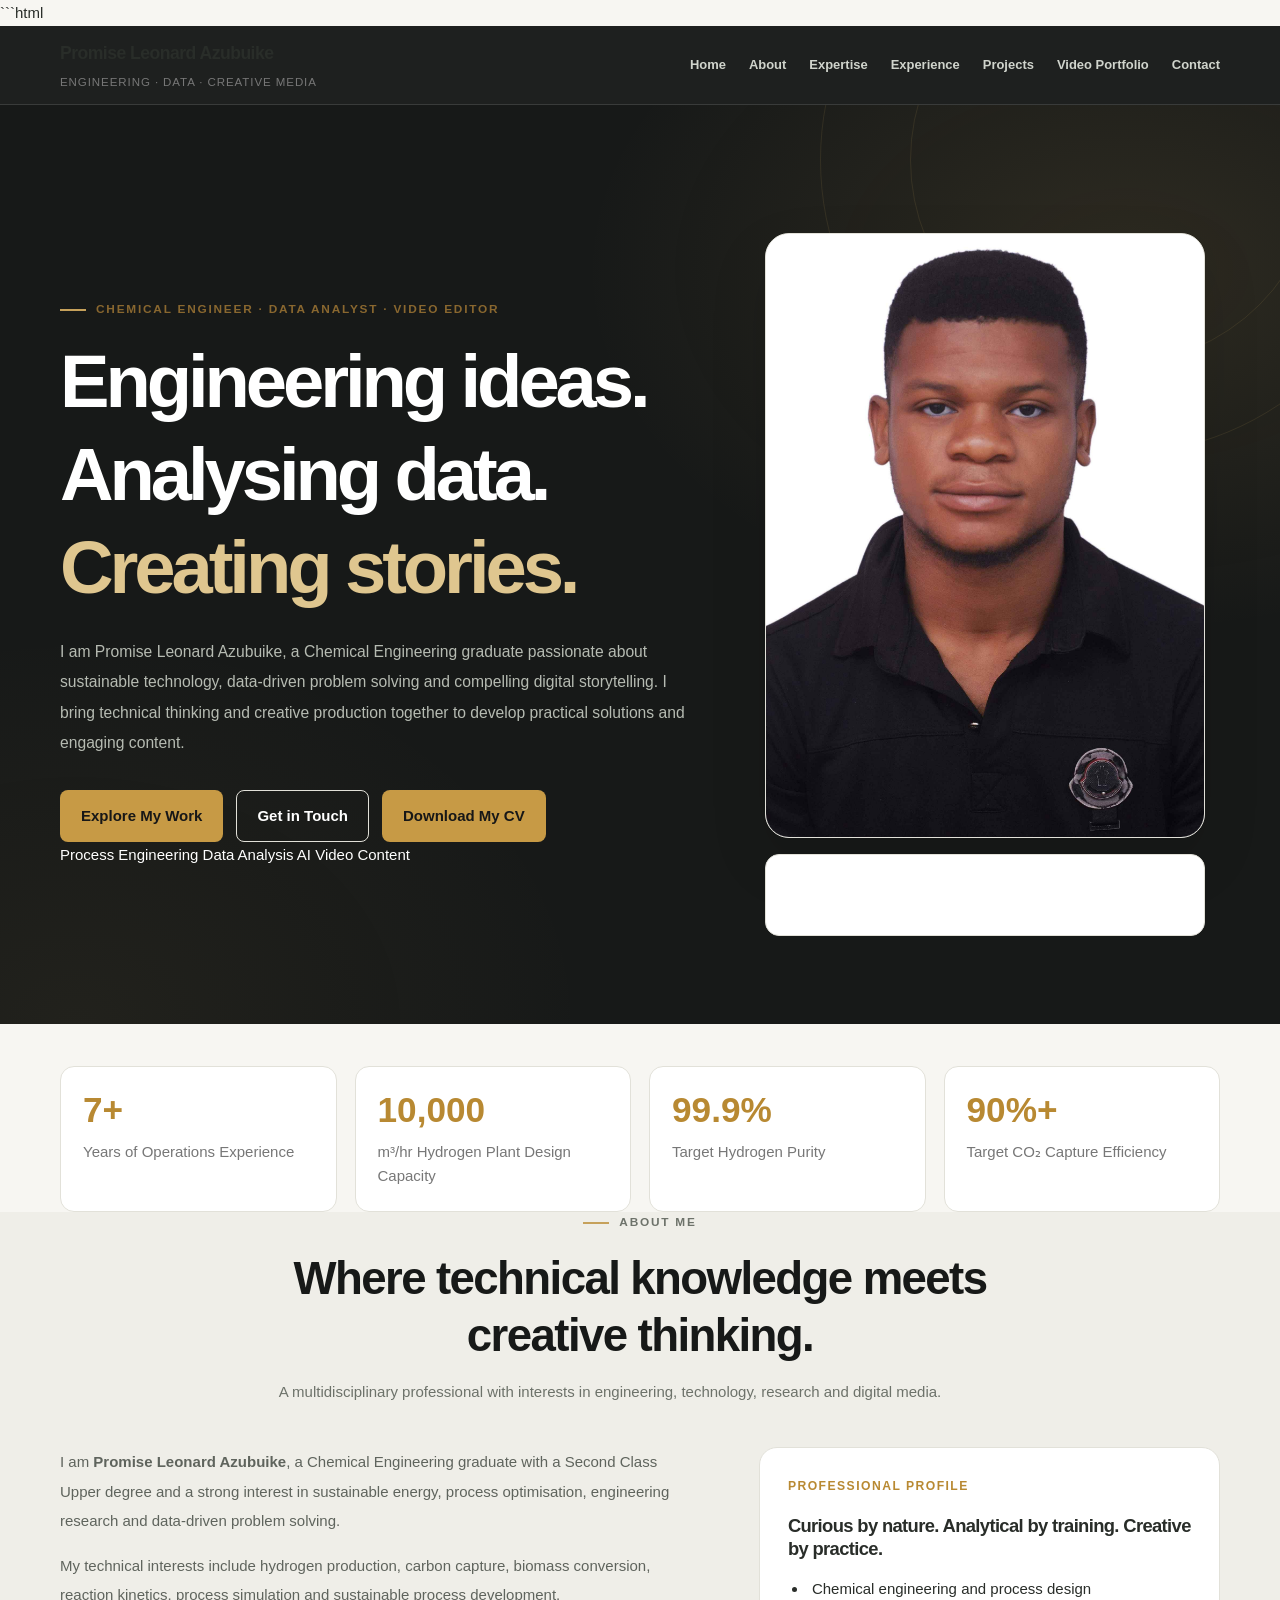
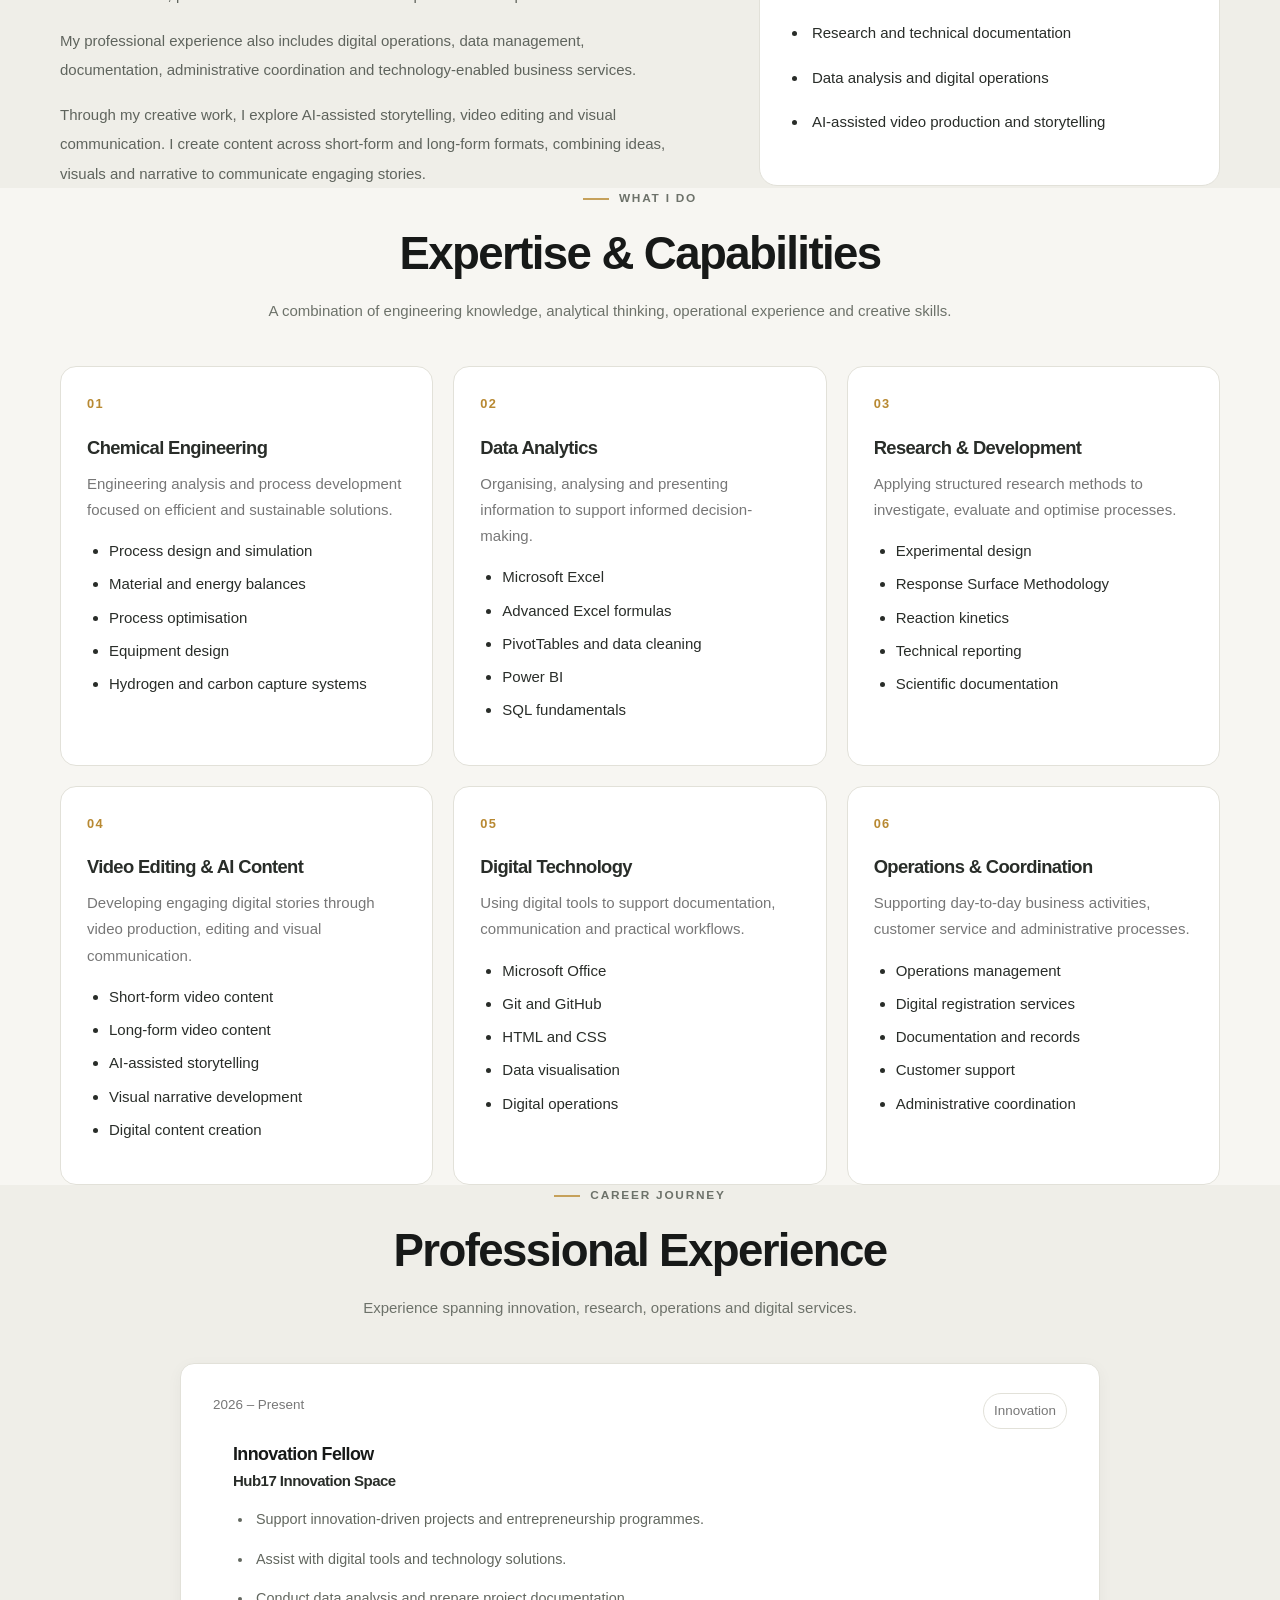
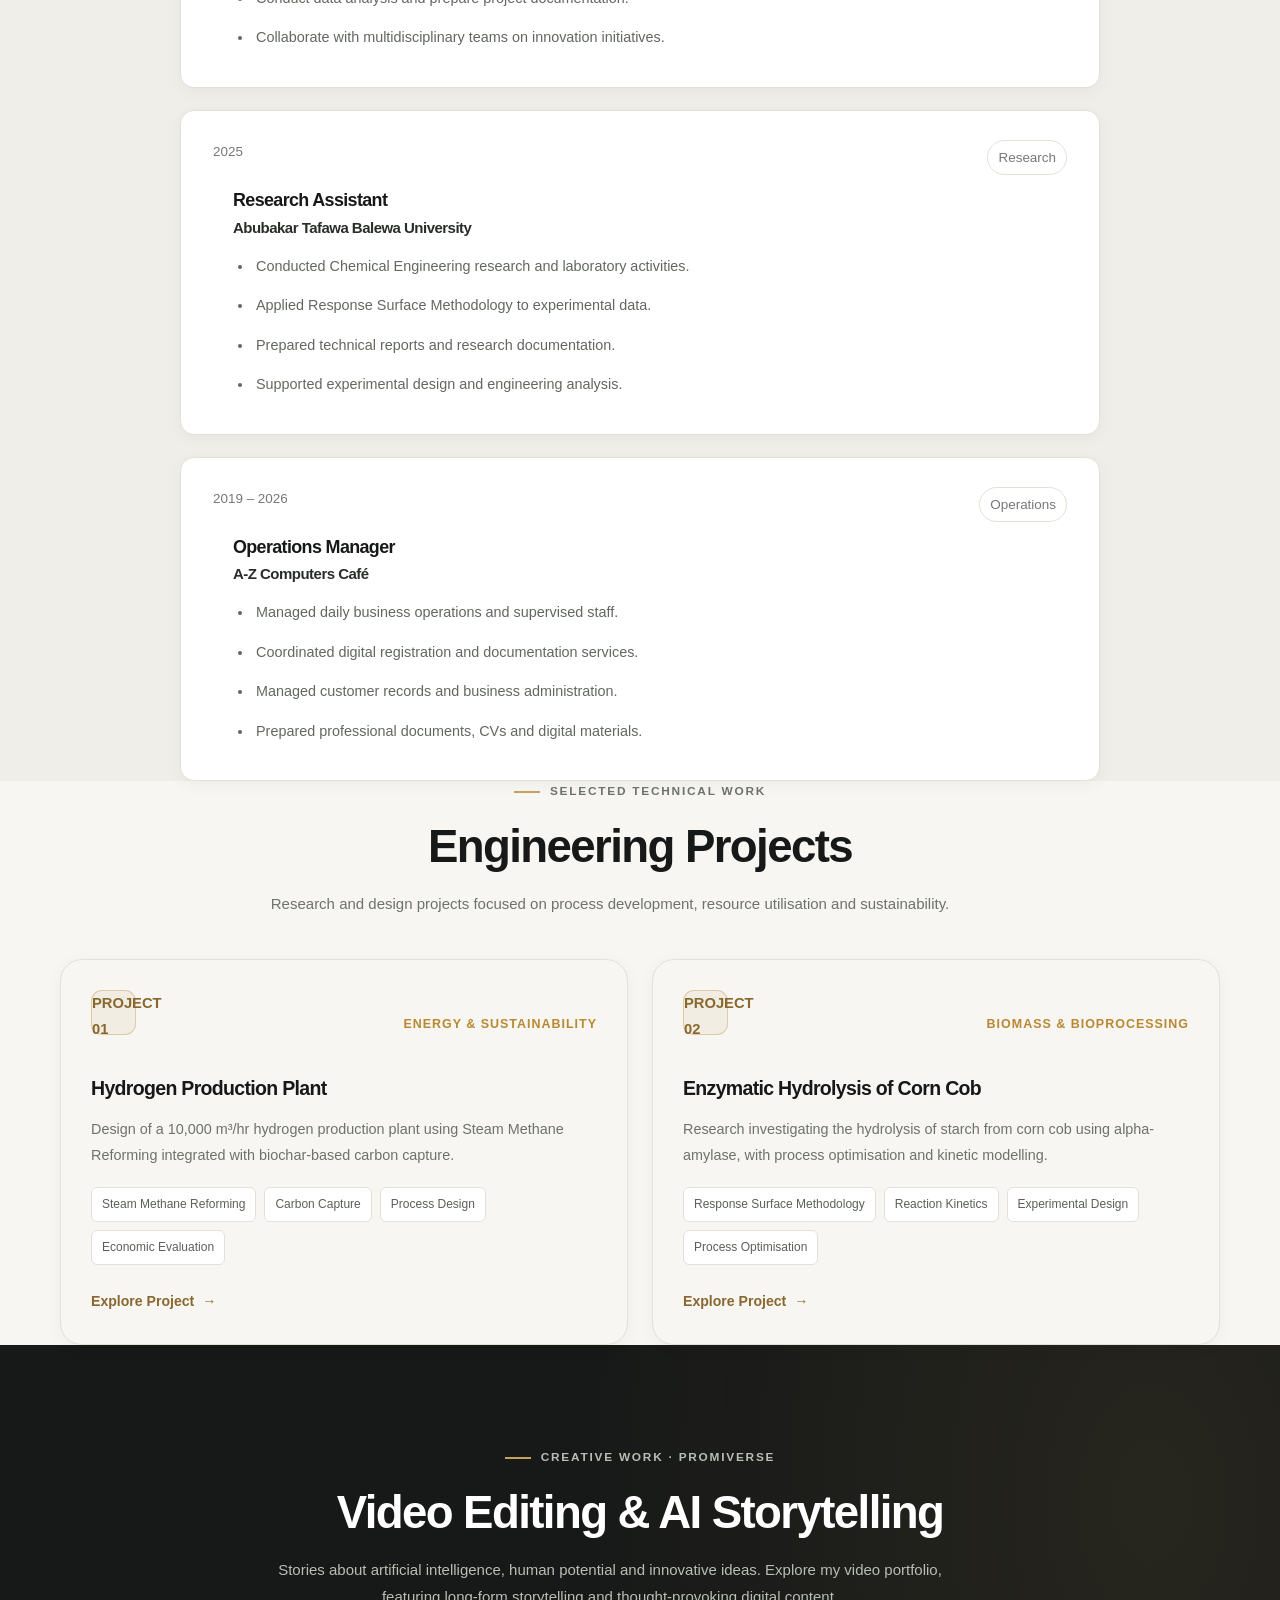
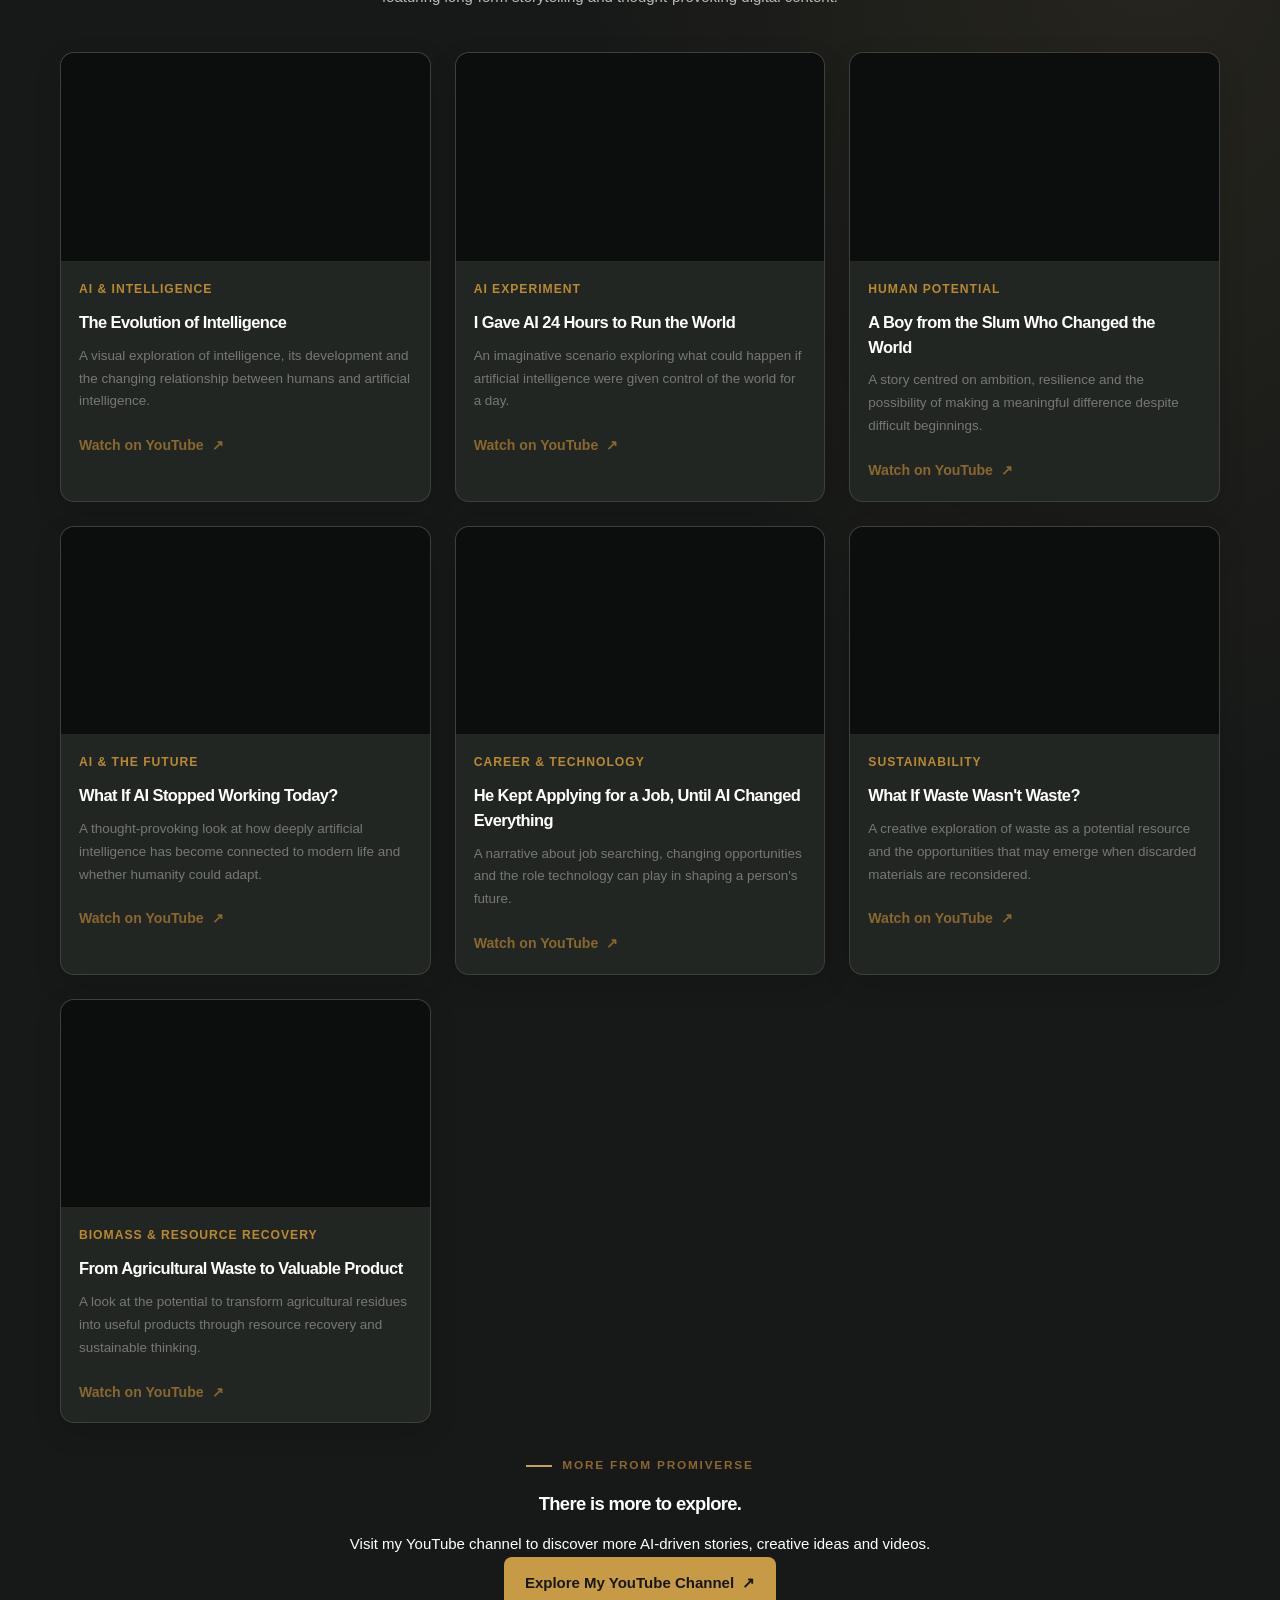
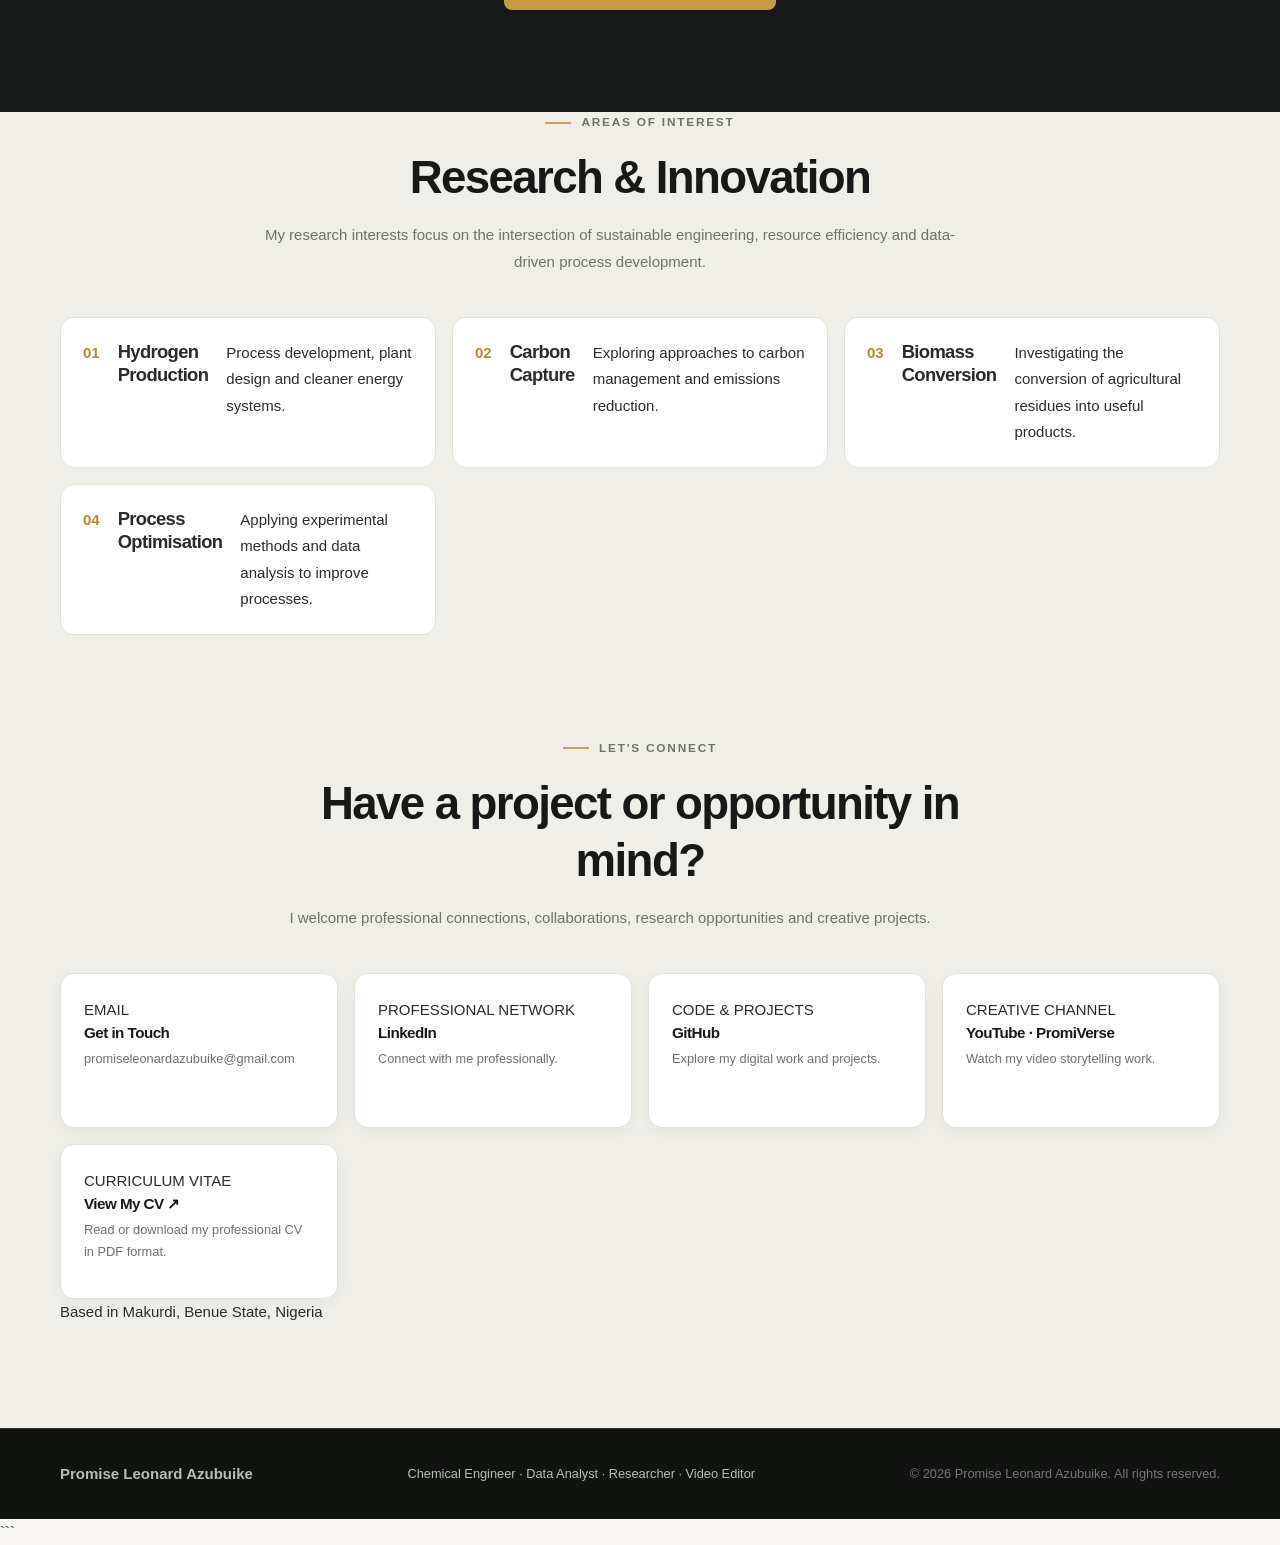
<file: index.html>
```html
<!DOCTYPE html>
<html lang="en">
<head>
    <meta charset="UTF-8">
    <meta name="viewport" content="width=device-width, initial-scale=1.0">

    <meta name="author" content="Promise Leonard Azubuike">
    <meta name="description" content="Explore the portfolio of Promise Leonard Azubuike, Chemical Engineer, Data Analyst, Researcher and Video Editor, featuring engineering projects, research, AI storytelling and digital content creation.">
    <meta name="keywords" content="Promise Leonard Azubuike, Chemical Engineer, Data Analyst, Video Editor, AI Storytelling, Process Design, Hydrogen Production, Carbon Capture, Video Production, Nigeria">
    <meta name="theme-color" content="#171916">

    <meta name="google-site-verification" content="4RLpgeT_HxlkNCjUlXuGMOZB3mYEu_umfD61pGFucME">

    <title>Promise Leonard Azubuike | Engineering, Data & Creative Media</title>

    <link rel="stylesheet" href="css/style.css">

    <link rel="preconnect" href="https://fonts.googleapis.com">
    <link rel="preconnect" href="https://fonts.gstatic.com" crossorigin>
    <link href="https://fonts.googleapis.com/css2?family=DM+Sans:wght@400;500;600;700&family=Manrope:wght@400;500;600;700;800&display=swap" rel="stylesheet">
</head>

<body>

    <!-- HEADER & NAVIGATION -->

    <header class="site-header">
        <nav class="navbar container" aria-label="Main navigation">

            <a class="brand" href="#home" aria-label="Promise Leonard Azubuike home">
                <span class="brand-name">Promise Leonard Azubuike</span>
                <span class="brand-caption">Engineering · Data · Creative Media</span>
            </a>

            <ul class="nav-links">
                <li><a href="#home">Home</a></li>
                <li><a href="#about">About</a></li>
                <li><a href="#expertise">Expertise</a></li>
                <li><a href="#experience">Experience</a></li>
                <li><a href="#projects">Projects</a></li>
                <li><a href="#video-portfolio">Video Portfolio</a></li>
                <li><a href="#contact">Contact</a></li>
            </ul>

        </nav>
    </header>

    <main>

        <!-- HERO -->

        <section class="hero section" id="home">
            <div class="container hero-grid">

                <div class="hero-content">

                    <p class="eyebrow">CHEMICAL ENGINEER · DATA ANALYST · VIDEO EDITOR</p>

                    <h1>
                        Engineering ideas.<br>
                        Analysing data.<br>
                        <span>Creating stories.</span>
                    </h1>

                    <p class="hero-description">
                        I am Promise Leonard Azubuike, a Chemical Engineering
                        graduate passionate about sustainable technology,
                        data-driven problem solving and compelling digital
                        storytelling. I bring technical thinking and creative
                        production together to develop practical solutions
                        and engaging content.
                    </p>

                    <div class="hero-actions">

                        <a class="button button-primary" href="#projects">
                            Explore My Work
                        </a>

                        <a class="button button-secondary" href="#contact">
                            Get in Touch
                        </a>

                        <!-- DOWNLOAD CV BUTTON -->

                        <a class="button button-primary"
                           href="documents/Promise_Leonard_Azubuike_CV.pdf"
                           target="_blank"
                           rel="noopener noreferrer"
                           download="Promise_Leonard_Azubuike_CV.pdf">
                            Download My CV
                        </a>

                    </div>

                    <div class="hero-specialisms">
                        <span>Process Engineering</span>
                        <span>Data Analysis</span>
                        <span>AI Video Content</span>
                    </div>

                </div>

                <div class="hero-visual">
                    <div class="profile-frame">
                        <img
                            src="Images/profile.jpg"
                            alt="Portrait of Promise Leonard Azubuike"
                            width="420"
                            height="500"
                            fetchpriority="high">
                    </div>

                    <div class="profile-note">
                        <span class="profile-note-label">MY APPROACH</span>
                        <p>Technical precision. Creative perspective. Meaningful impact.</p>
                    </div>
                </div>

            </div>
        </section>


        <!-- PROFESSIONAL HIGHLIGHTS -->

        <section class="highlights section" aria-label="Professional highlights">
            <div class="container highlights-grid">

                <article class="highlight-item">
                    <span class="highlight-number">7+</span>
                    <p>Years of Operations Experience</p>
                </article>

                <article class="highlight-item">
                    <span class="highlight-number">10,000</span>
                    <p>m³/hr Hydrogen Plant Design Capacity</p>
                </article>

                <article class="highlight-item">
                    <span class="highlight-number">99.9%</span>
                    <p>Target Hydrogen Purity</p>
                </article>

                <article class="highlight-item">
                    <span class="highlight-number">90%+</span>
                    <p>Target CO₂ Capture Efficiency</p>
                </article>

            </div>
        </section>


        <!-- ABOUT -->

        <section class="section section-light" id="about">
            <div class="container">

                <div class="section-heading">
                    <p class="eyebrow">ABOUT ME</p>
                    <h2>Where technical knowledge meets creative thinking.</h2>
                    <p class="section-intro">
                        A multidisciplinary professional with interests in
                        engineering, technology, research and digital media.
                    </p>
                </div>

                <div class="about-grid">

                    <div class="about-copy">
                        <p>
                            I am <strong>Promise Leonard Azubuike</strong>,
                            a Chemical Engineering graduate with a Second
                            Class Upper degree and a strong interest in
                            sustainable energy, process optimisation,
                            engineering research and data-driven problem solving.
                        </p>

                        <p>
                            My technical interests include hydrogen production,
                            carbon capture, biomass conversion, reaction
                            kinetics, process simulation and sustainable
                            process development.
                        </p>

                        <p>
                            My professional experience also includes digital
                            operations, data management, documentation,
                            administrative coordination and technology-enabled
                            business services.
                        </p>

                        <p>
                            Through my creative work, I explore AI-assisted
                            storytelling, video editing and visual
                            communication. I create content across short-form
                            and long-form formats, combining ideas, visuals
                            and narrative to communicate engaging stories.
                        </p>
                    </div>

                    <aside class="about-panel">
                        <p class="panel-label">PROFESSIONAL PROFILE</p>
                        <h3>Curious by nature. Analytical by training. Creative by practice.</h3>

                        <ul class="check-list">
                            <li>Chemical engineering and process design</li>
                            <li>Research and technical documentation</li>
                            <li>Data analysis and digital operations</li>
                            <li>AI-assisted video production and storytelling</li>
                        </ul>
                    </aside>

                </div>
            </div>
        </section>


        <!-- EXPERTISE & SKILLS -->

        <section class="section" id="expertise">
            <div class="container">

                <div class="section-heading">
                    <p class="eyebrow">WHAT I DO</p>
                    <h2>Expertise & Capabilities</h2>
                    <p class="section-intro">
                        A combination of engineering knowledge, analytical
                        thinking, operational experience and creative skills.
                    </p>
                </div>

                <div class="expertise-grid">

                    <article class="expertise-card">
                        <span class="card-index">01</span>
                        <h3>Chemical Engineering</h3>
                        <p>
                            Engineering analysis and process development
                            focused on efficient and sustainable solutions.
                        </p>
                        <ul>
                            <li>Process design and simulation</li>
                            <li>Material and energy balances</li>
                            <li>Process optimisation</li>
                            <li>Equipment design</li>
                            <li>Hydrogen and carbon capture systems</li>
                        </ul>
                    </article>

                    <article class="expertise-card">
                        <span class="card-index">02</span>
                        <h3>Data Analytics</h3>
                        <p>
                            Organising, analysing and presenting information
                            to support informed decision-making.
                        </p>
                        <ul>
                            <li>Microsoft Excel</li>
                            <li>Advanced Excel formulas</li>
                            <li>PivotTables and data cleaning</li>
                            <li>Power BI</li>
                            <li>SQL fundamentals</li>
                        </ul>
                    </article>

                    <article class="expertise-card">
                        <span class="card-index">03</span>
                        <h3>Research & Development</h3>
                        <p>
                            Applying structured research methods to
                            investigate, evaluate and optimise processes.
                        </p>
                        <ul>
                            <li>Experimental design</li>
                            <li>Response Surface Methodology</li>
                            <li>Reaction kinetics</li>
                            <li>Technical reporting</li>
                            <li>Scientific documentation</li>
                        </ul>
                    </article>

                    <article class="expertise-card">
                        <span class="card-index">04</span>
                        <h3>Video Editing & AI Content</h3>
                        <p>
                            Developing engaging digital stories through
                            video production, editing and visual communication.
                        </p>
                        <ul>
                            <li>Short-form video content</li>
                            <li>Long-form video content</li>
                            <li>AI-assisted storytelling</li>
                            <li>Visual narrative development</li>
                            <li>Digital content creation</li>
                        </ul>
                    </article>

                    <article class="expertise-card">
                        <span class="card-index">05</span>
                        <h3>Digital Technology</h3>
                        <p>
                            Using digital tools to support documentation,
                            communication and practical workflows.
                        </p>
                        <ul>
                            <li>Microsoft Office</li>
                            <li>Git and GitHub</li>
                            <li>HTML and CSS</li>
                            <li>Data visualisation</li>
                            <li>Digital operations</li>
                        </ul>
                    </article>

                    <article class="expertise-card">
                        <span class="card-index">06</span>
                        <h3>Operations & Coordination</h3>
                        <p>
                            Supporting day-to-day business activities,
                            customer service and administrative processes.
                        </p>
                        <ul>
                            <li>Operations management</li>
                            <li>Digital registration services</li>
                            <li>Documentation and records</li>
                            <li>Customer support</li>
                            <li>Administrative coordination</li>
                        </ul>
                    </article>

                </div>
            </div>
        </section>


        <!-- PROFESSIONAL EXPERIENCE -->

        <section class="section section-light" id="experience">
            <div class="container">

                <div class="section-heading">
                    <p class="eyebrow">CAREER JOURNEY</p>
                    <h2>Professional Experience</h2>
                    <p class="section-intro">
                        Experience spanning innovation, research,
                        operations and digital services.
                    </p>
                </div>

                <div class="experience-list">

                    <article class="experience-card">
                        <div class="experience-meta">
                            <span class="experience-period">2026 – Present</span>
                            <span class="experience-type">Innovation</span>
                        </div>

                        <div class="experience-details">
                            <h3>Innovation Fellow</h3>
                            <h4>Hub17 Innovation Space</h4>
                            <ul>
                                <li>Support innovation-driven projects and entrepreneurship programmes.</li>
                                <li>Assist with digital tools and technology solutions.</li>
                                <li>Conduct data analysis and prepare project documentation.</li>
                                <li>Collaborate with multidisciplinary teams on innovation initiatives.</li>
                            </ul>
                        </div>
                    </article>

                    <article class="experience-card">
                        <div class="experience-meta">
                            <span class="experience-period">2025</span>
                            <span class="experience-type">Research</span>
                        </div>

                        <div class="experience-details">
                            <h3>Research Assistant</h3>
                            <h4>Abubakar Tafawa Balewa University</h4>
                            <ul>
                                <li>Conducted Chemical Engineering research and laboratory activities.</li>
                                <li>Applied Response Surface Methodology to experimental data.</li>
                                <li>Prepared technical reports and research documentation.</li>
                                <li>Supported experimental design and engineering analysis.</li>
                            </ul>
                        </div>
                    </article>

                    <article class="experience-card">
                        <div class="experience-meta">
                            <span class="experience-period">2019 – 2026</span>
                            <span class="experience-type">Operations</span>
                        </div>

                        <div class="experience-details">
                            <h3>Operations Manager</h3>
                            <h4>A-Z Computers Café</h4>
                            <ul>
                                <li>Managed daily business operations and supervised staff.</li>
                                <li>Coordinated digital registration and documentation services.</li>
                                <li>Managed customer records and business administration.</li>
                                <li>Prepared professional documents, CVs and digital materials.</li>
                            </ul>
                        </div>
                    </article>

                </div>
            </div>
        </section>


        <!-- ENGINEERING PROJECTS -->

        <section class="section" id="projects">
            <div class="container">

                <div class="section-heading">
                    <p class="eyebrow">SELECTED TECHNICAL WORK</p>
                    <h2>Engineering Projects</h2>
                    <p class="section-intro">
                        Research and design projects focused on process
                        development, resource utilisation and sustainability.
                    </p>
                </div>

                <div class="projects-grid">

                    <article class="project-card">
                        <div class="project-topline">
                            <span class="project-number">PROJECT 01</span>
                            <span class="project-domain">Energy & Sustainability</span>
                        </div>

                        <h3>Hydrogen Production Plant</h3>

                        <p>
                            Design of a 10,000 m³/hr hydrogen production
                            plant using Steam Methane Reforming integrated
                            with biochar-based carbon capture.
                        </p>

                        <ul class="project-tags">
                            <li>Steam Methane Reforming</li>
                            <li>Carbon Capture</li>
                            <li>Process Design</li>
                            <li>Economic Evaluation</li>
                        </ul>

                        <a class="text-link" href="hydrogen.html">
                            Explore Project <span aria-hidden="true">→</span>
                        </a>
                    </article>

                    <article class="project-card">
                        <div class="project-topline">
                            <span class="project-number">PROJECT 02</span>
                            <span class="project-domain">Biomass & Bioprocessing</span>
                        </div>

                        <h3>Enzymatic Hydrolysis of Corn Cob</h3>

                        <p>
                            Research investigating the hydrolysis of starch
                            from corn cob using alpha-amylase, with process
                            optimisation and kinetic modelling.
                        </p>

                        <ul class="project-tags">
                            <li>Response Surface Methodology</li>
                            <li>Reaction Kinetics</li>
                            <li>Experimental Design</li>
                            <li>Process Optimisation</li>
                        </ul>

                        <a class="text-link" href="enzymatic-hydrolysis.html">
                            Explore Project <span aria-hidden="true">→</span>
                        </a>
                    </article>

                </div>
            </div>
        </section>


        <!-- VIDEO PORTFOLIO -->

        <section class="section video-section" id="video-portfolio">
            <div class="container">

                <div class="section-heading">
                    <p class="eyebrow">CREATIVE WORK · PROMIVERSE</p>
                    <h2>Video Editing & AI Storytelling</h2>
                    <p class="section-intro">
                        Stories about artificial intelligence, human potential
                        and innovative ideas. Explore my video portfolio,
                        featuring long-form storytelling and thought-provoking
                        digital content.
                    </p>
                </div>

                <div class="video-grid">

                    <article class="video-card">
                        <div class="video-frame">
                            <iframe
                                src="https://www.youtube-nocookie.com/embed/Wzne9kCX4rE"
                                title="The Evolution of Intelligence — PromiVerse"
                                loading="lazy"
                                referrerpolicy="strict-origin-when-cross-origin"
                                allow="accelerometer; autoplay; clipboard-write; encrypted-media; gyroscope; picture-in-picture; web-share"
                                allowfullscreen></iframe>
                        </div>
                        <div class="video-info">
                            <span class="video-label">AI & INTELLIGENCE</span>
                            <h3>The Evolution of Intelligence</h3>
                            <p>
                                A visual exploration of intelligence,
                                its development and the changing relationship
                                between humans and artificial intelligence.
                            </p>
                            <a class="text-link" href="https://youtu.be/Wzne9kCX4rE" target="_blank" rel="noopener noreferrer">
                                Watch on YouTube <span aria-hidden="true">↗</span>
                            </a>
                        </div>
                    </article>

                    <article class="video-card">
                        <div class="video-frame">
                            <iframe
                                src="https://www.youtube-nocookie.com/embed/lGKV4DQWc_k"
                                title="I Gave AI 24 Hours to Run the World — PromiVerse"
                                loading="lazy"
                                referrerpolicy="strict-origin-when-cross-origin"
                                allow="accelerometer; autoplay; clipboard-write; encrypted-media; gyroscope; picture-in-picture; web-share"
                                allowfullscreen></iframe>
                        </div>
                        <div class="video-info">
                            <span class="video-label">AI EXPERIMENT</span>
                            <h3>I Gave AI 24 Hours to Run the World</h3>
                            <p>
                                An imaginative scenario exploring what
                                could happen if artificial intelligence
                                were given control of the world for a day.
                            </p>
                            <a class="text-link" href="https://youtu.be/lGKV4DQWc_k" target="_blank" rel="noopener noreferrer">
                                Watch on YouTube <span aria-hidden="true">↗</span>
                            </a>
                        </div>
                    </article>

                    <article class="video-card">
                        <div class="video-frame">
                            <iframe
                                src="https://www.youtube-nocookie.com/embed/bbwRe624930"
                                title="A Boy from the Slum Who Changed the World"
                                loading="lazy"
                                referrerpolicy="strict-origin-when-cross-origin"
                                allow="accelerometer; autoplay; clipboard-write; encrypted-media; gyroscope; picture-in-picture; web-share"
                                allowfullscreen></iframe>
                        </div>
                        <div class="video-info">
                            <span class="video-label">HUMAN POTENTIAL</span>
                            <h3>A Boy from the Slum Who Changed the World</h3>
                            <p>
                                A story centred on ambition, resilience
                                and the possibility of making a meaningful
                                difference despite difficult beginnings.
                            </p>
                            <a class="text-link" href="https://youtu.be/bbwRe624930" target="_blank" rel="noopener noreferrer">
                                Watch on YouTube <span aria-hidden="true">↗</span>
                            </a>
                        </div>
                    </article>

                    <article class="video-card">
                        <div class="video-frame">
                            <iframe
                                src="https://www.youtube-nocookie.com/embed/3LmglnoCUXc"
                                title="What If AI Stopped Working Today? Would Humanity Survive?"
                                loading="lazy"
                                referrerpolicy="strict-origin-when-cross-origin"
                                allow="accelerometer; autoplay; clipboard-write; encrypted-media; gyroscope; picture-in-picture; web-share"
                                allowfullscreen></iframe>
                        </div>
                        <div class="video-info">
                            <span class="video-label">AI & THE FUTURE</span>
                            <h3>What If AI Stopped Working Today?</h3>
                            <p>
                                A thought-provoking look at how deeply
                                artificial intelligence has become connected
                                to modern life and whether humanity could adapt.
                            </p>
                            <a class="text-link" href="https://youtu.be/3LmglnoCUXc" target="_blank" rel="noopener noreferrer">
                                Watch on YouTube <span aria-hidden="true">↗</span>
                            </a>
                        </div>
                    </article>

                    <article class="video-card">
                        <div class="video-frame">
                            <iframe
                                src="https://www.youtube-nocookie.com/embed/hhMdREQ0-WQ"
                                title="He Kept Applying for a Job, Until AI Changed Everything"
                                loading="lazy"
                                referrerpolicy="strict-origin-when-cross-origin"
                                allow="accelerometer; autoplay; clipboard-write; encrypted-media; gyroscope; picture-in-picture; web-share"
                                allowfullscreen></iframe>
                        </div>
                        <div class="video-info">
                            <span class="video-label">CAREER & TECHNOLOGY</span>
                            <h3>He Kept Applying for a Job, Until AI Changed Everything</h3>
                            <p>
                                A narrative about job searching, changing
                                opportunities and the role technology can
                                play in shaping a person's future.
                            </p>
                            <a class="text-link" href="https://youtu.be/hhMdREQ0-WQ" target="_blank" rel="noopener noreferrer">
                                Watch on YouTube <span aria-hidden="true">↗</span>
                            </a>
                        </div>
                    </article>

                    <article class="video-card">
                        <div class="video-frame">
                            <iframe
                                src="https://www.youtube-nocookie.com/embed/jcwz5dqKAh0"
                                title="What If Waste Wasn't Waste?"
                                loading="lazy"
                                referrerpolicy="strict-origin-when-cross-origin"
                                allow="accelerometer; autoplay; clipboard-write; encrypted-media; gyroscope; picture-in-picture; web-share"
                                allowfullscreen></iframe>
                        </div>
                        <div class="video-info">
                            <span class="video-label">SUSTAINABILITY</span>
                            <h3>What If Waste Wasn't Waste?</h3>
                            <p>
                                A creative exploration of waste as a potential
                                resource and the opportunities that may emerge
                                when discarded materials are reconsidered.
                            </p>
                            <a class="text-link" href="https://youtu.be/jcwz5dqKAh0" target="_blank" rel="noopener noreferrer">
                                Watch on YouTube <span aria-hidden="true">↗</span>
                            </a>
                        </div>
                    </article>

                    <article class="video-card">
                        <div class="video-frame">
                            <iframe
                                src="https://www.youtube-nocookie.com/embed/GgVoK61TYCE"
                                title="From Agricultural Waste to Valuable Product"
                                loading="lazy"
                                referrerpolicy="strict-origin-when-cross-origin"
                                allow="accelerometer; autoplay; clipboard-write; encrypted-media; gyroscope; picture-in-picture; web-share"
                                allowfullscreen></iframe>
                        </div>
                        <div class="video-info">
                            <span class="video-label">BIOMASS & RESOURCE RECOVERY</span>
                            <h3>From Agricultural Waste to Valuable Product</h3>
                            <p>
                                A look at the potential to transform agricultural
                                residues into useful products through resource
                                recovery and sustainable thinking.
                            </p>
                            <a class="text-link" href="https://youtu.be/GgVoK61TYCE" target="_blank" rel="noopener noreferrer">
                                Watch on YouTube <span aria-hidden="true">↗</span>
                            </a>
                        </div>
                    </article>

                </div>

                <!-- YOUTUBE CHANNEL LINK -->

                <div class="channel-cta">
                    <div>
                        <p class="eyebrow">MORE FROM PROMIVERSE</p>
                        <h3>There is more to explore.</h3>
                        <p>
                            Visit my YouTube channel to discover more
                            AI-driven stories, creative ideas and videos.
                        </p>
                    </div>

                    <a class="button button-primary"
                       href="https://www.youtube.com/@PromiVerse-e7t"
                       target="_blank"
                       rel="noopener noreferrer">
                        Explore My YouTube Channel <span aria-hidden="true">↗</span>
                    </a>
                </div>

            </div>
        </section>


        <!-- RESEARCH INTERESTS -->

        <section class="section section-light" id="research">
            <div class="container">

                <div class="section-heading">
                    <p class="eyebrow">AREAS OF INTEREST</p>
                    <h2>Research & Innovation</h2>
                    <p class="section-intro">
                        My research interests focus on the intersection
                        of sustainable engineering, resource efficiency
                        and data-driven process development.
                    </p>
                </div>

                <div class="research-grid">

                    <article class="research-item">
                        <span class="research-number">01</span>
                        <h3>Hydrogen Production</h3>
                        <p>Process development, plant design and cleaner energy systems.</p>
                    </article>

                    <article class="research-item">
                        <span class="research-number">02</span>
                        <h3>Carbon Capture</h3>
                        <p>Exploring approaches to carbon management and emissions reduction.</p>
                    </article>

                    <article class="research-item">
                        <span class="research-number">03</span>
                        <h3>Biomass Conversion</h3>
                        <p>Investigating the conversion of agricultural residues into useful products.</p>
                    </article>

                    <article class="research-item">
                        <span class="research-number">04</span>
                        <h3>Process Optimisation</h3>
                        <p>Applying experimental methods and data analysis to improve processes.</p>
                    </article>

                </div>
            </div>
        </section>


        <!-- CONTACT -->

        <section class="section contact-section" id="contact">
            <div class="container">

                <div class="section-heading">
                    <p class="eyebrow">LET'S CONNECT</p>
                    <h2>Have a project or opportunity in mind?</h2>
                    <p class="section-intro">
                        I welcome professional connections, collaborations,
                        research opportunities and creative projects.
                    </p>
                </div>

                <div class="contact-grid">

                    <a class="contact-card"
                       href="mailto:promiseleonardazubuike@gmail.com">
                        <span class="contact-label">EMAIL</span>
                        <h3>Get in Touch</h3>
                        <p>promiseleonardazubuike@gmail.com</p>
                    </a>

                    <a class="contact-card"
                       href="https://www.linkedin.com/in/promise-azubuike-3222232b3/"
                       target="_blank"
                       rel="noopener noreferrer">
                        <span class="contact-label">PROFESSIONAL NETWORK</span>
                        <h3>LinkedIn</h3>
                        <p>Connect with me professionally.</p>
                    </a>

                    <a class="contact-card"
                       href="https://github.com/promiseleonardazubuike-source"
                       target="_blank"
                       rel="noopener noreferrer">
                        <span class="contact-label">CODE & PROJECTS</span>
                        <h3>GitHub</h3>
                        <p>Explore my digital work and projects.</p>
                    </a>

                    <a class="contact-card"
                       href="https://www.youtube.com/@PromiVerse-e7t"
                       target="_blank"
                       rel="noopener noreferrer">
                        <span class="contact-label">CREATIVE CHANNEL</span>
                        <h3>YouTube · PromiVerse</h3>
                        <p>Watch my video storytelling work.</p>
                    </a>

                    <!-- CV CARD -->

                    <a class="contact-card"
                       href="documents/Promise_Leonard_Azubuike_CV.pdf"
                       target="_blank"
                       rel="noopener noreferrer">
                        <span class="contact-label">CURRICULUM VITAE</span>
                        <h3>View My CV ↗</h3>
                        <p>Read or download my professional CV in PDF format.</p>
                    </a>

                </div>

                <p class="contact-location">
                    Based in Makurdi, Benue State, Nigeria
                </p>

            </div>
        </section>

    </main>


    <!-- FOOTER -->

    <footer class="site-footer">
        <div class="container footer-content">

            <a class="footer-brand" href="#home">
                Promise Leonard Azubuike
            </a>

            <p>
                Chemical Engineer · Data Analyst · Researcher · Video Editor
            </p>

            <p class="copyright">
                &copy; <span id="current-year">2026</span>
                Promise Leonard Azubuike. All rights reserved.
            </p>

        </div>
    </footer>


    <!-- AUTOMATIC COPYRIGHT YEAR -->

    <script>
        document.getElementById("current-year").textContent =
            new Date().getFullYear();
    </script>

</body>
</html>
```
</file>
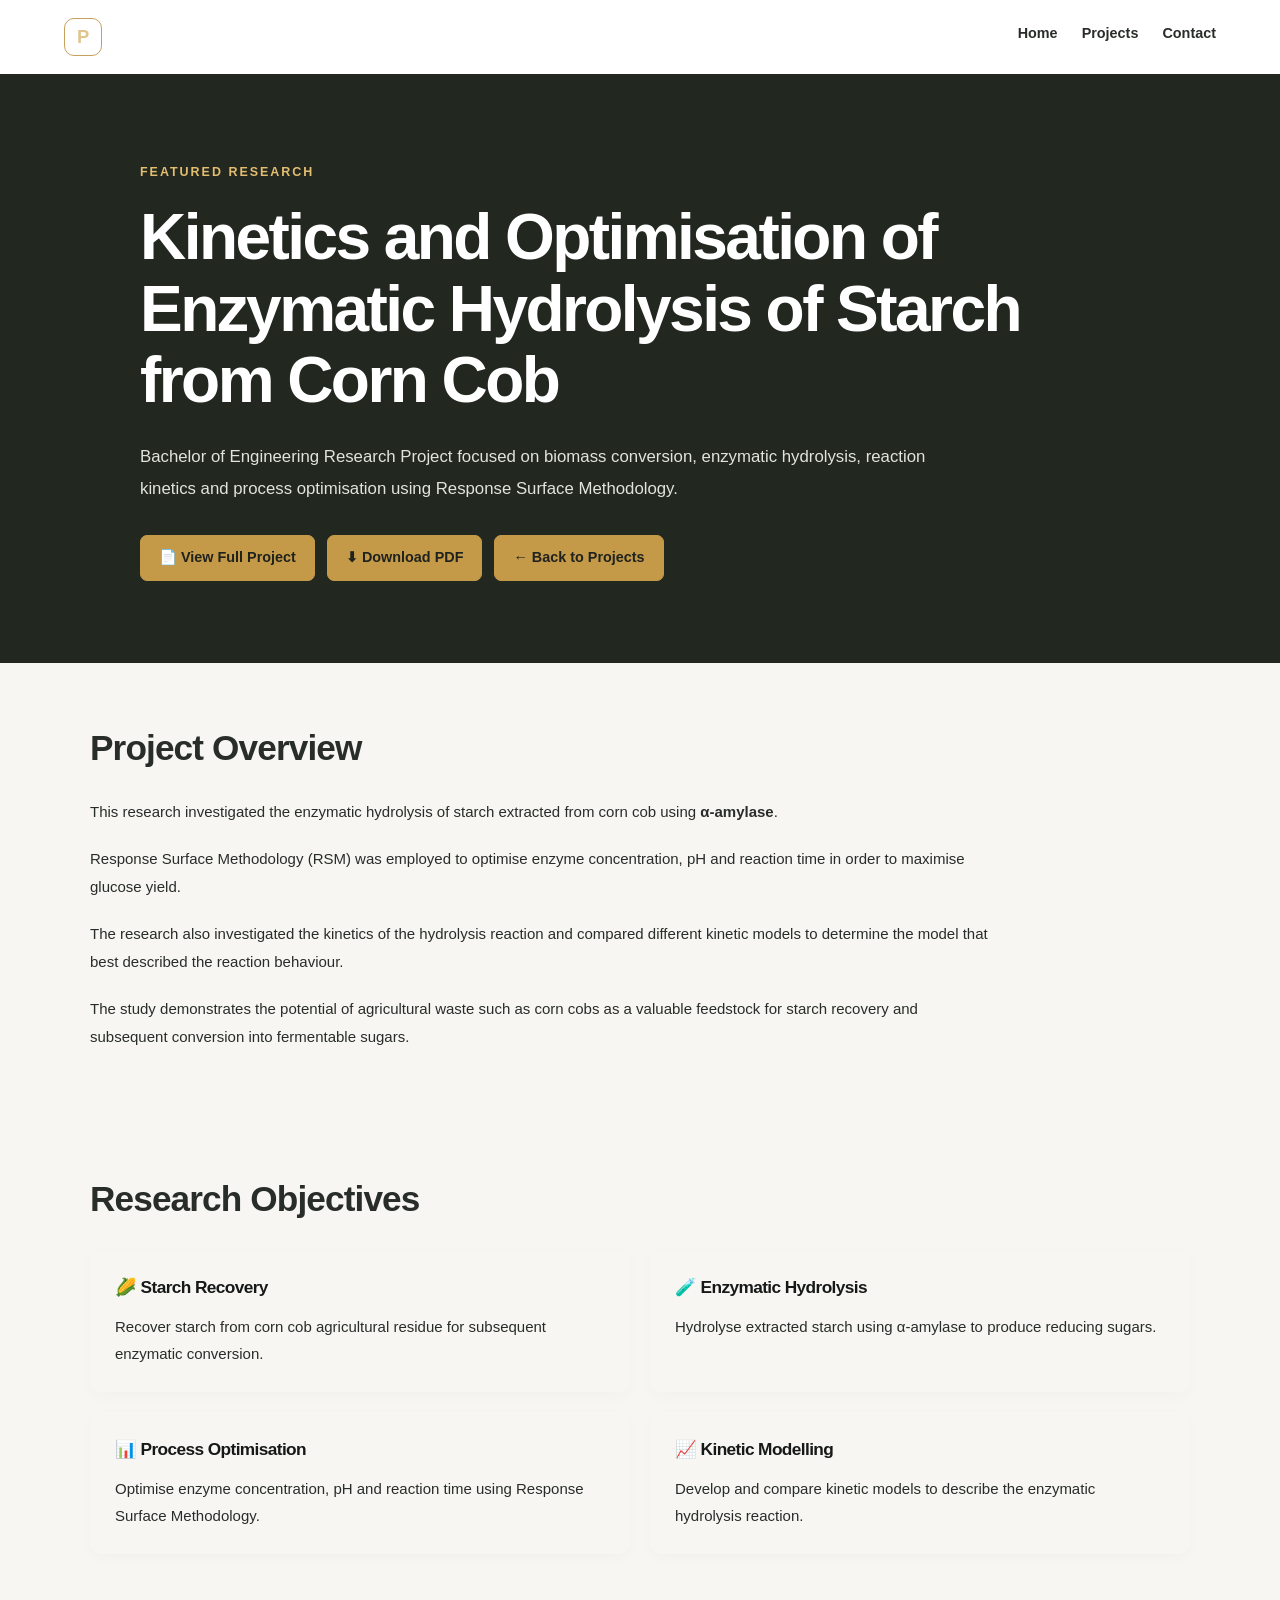
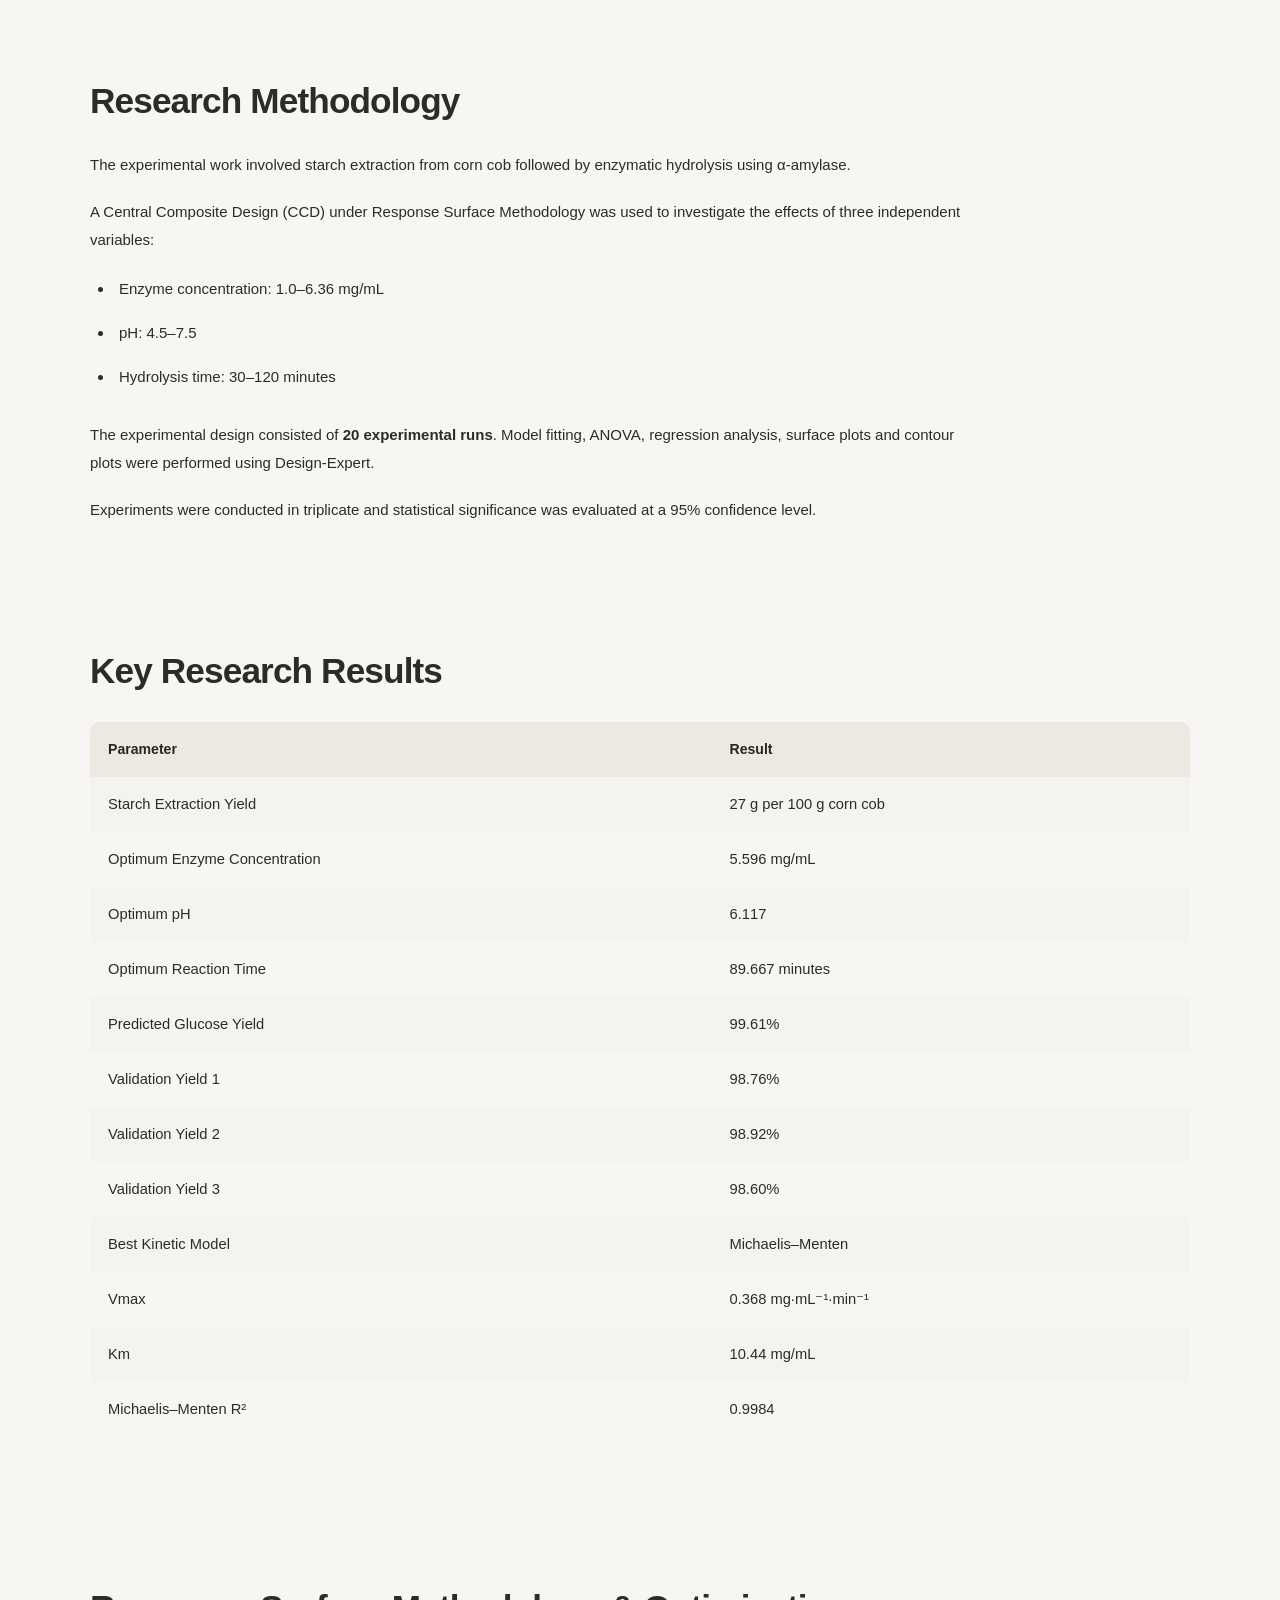
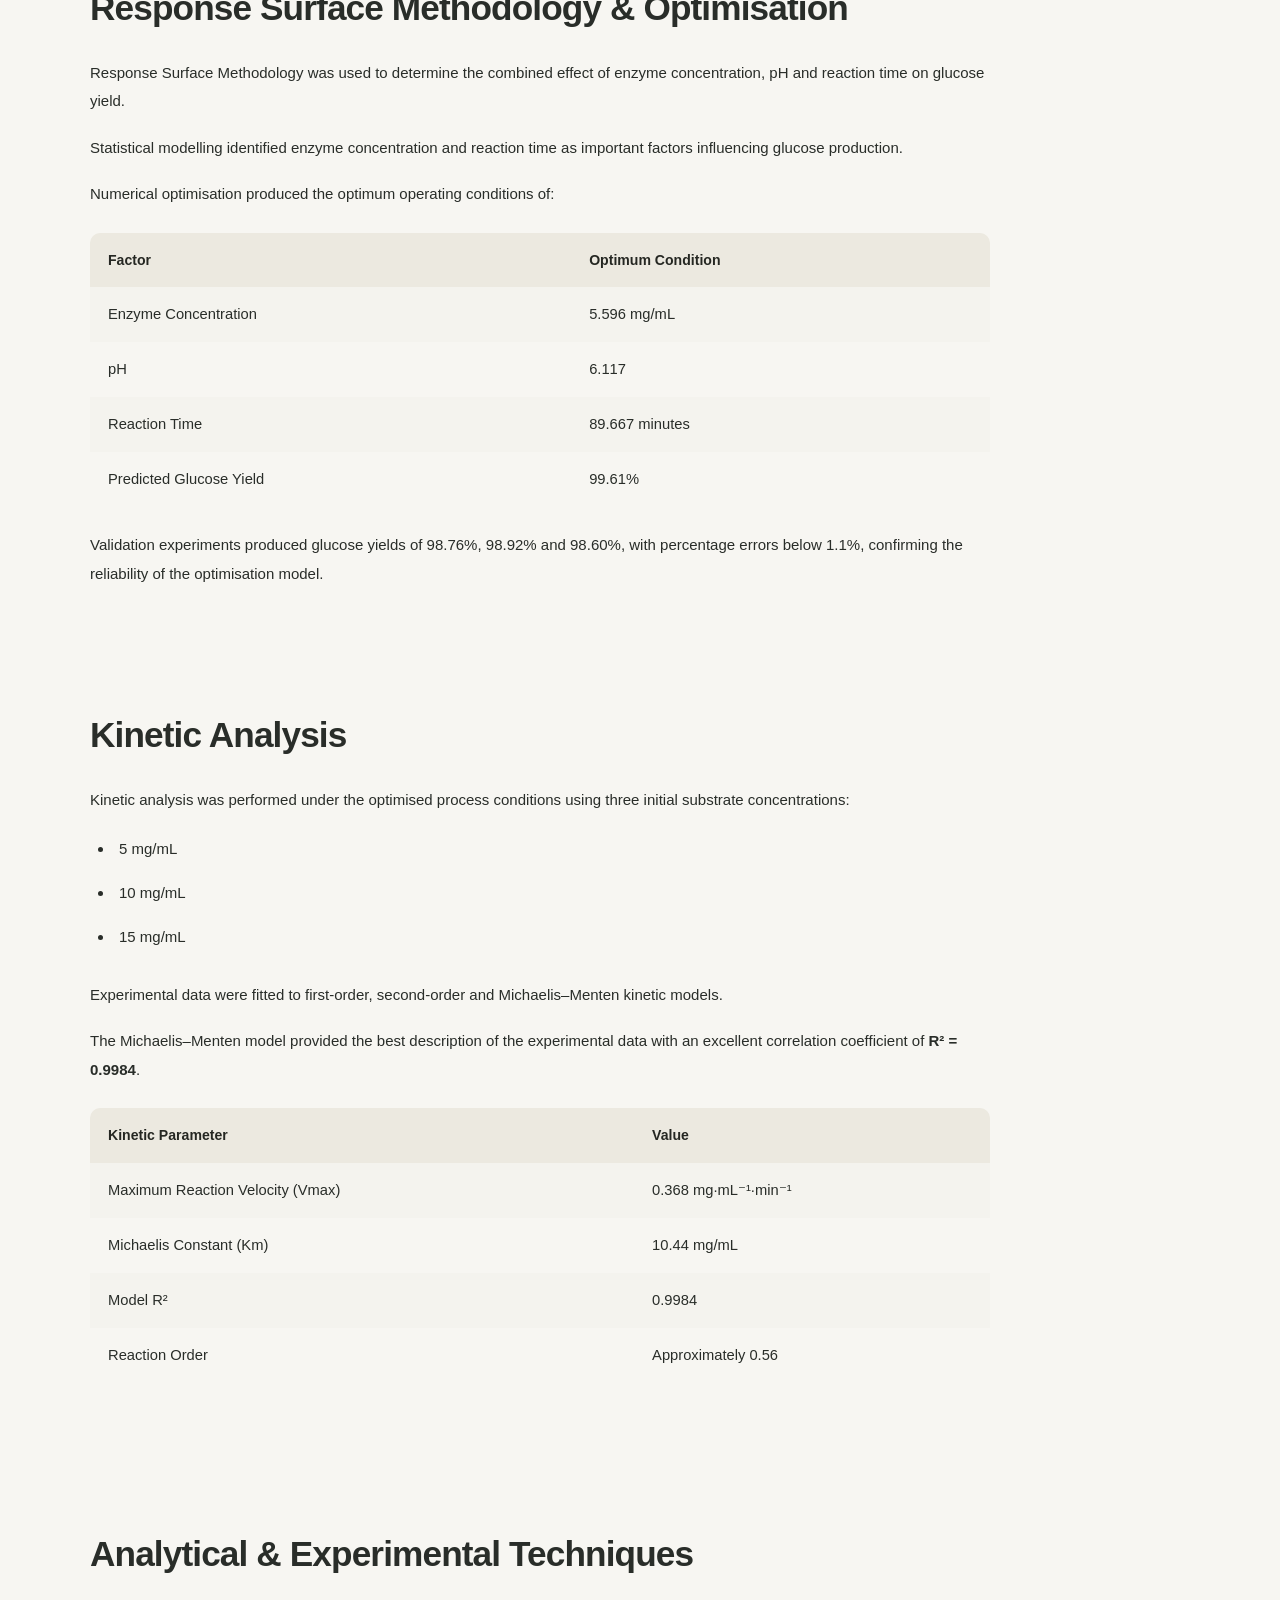
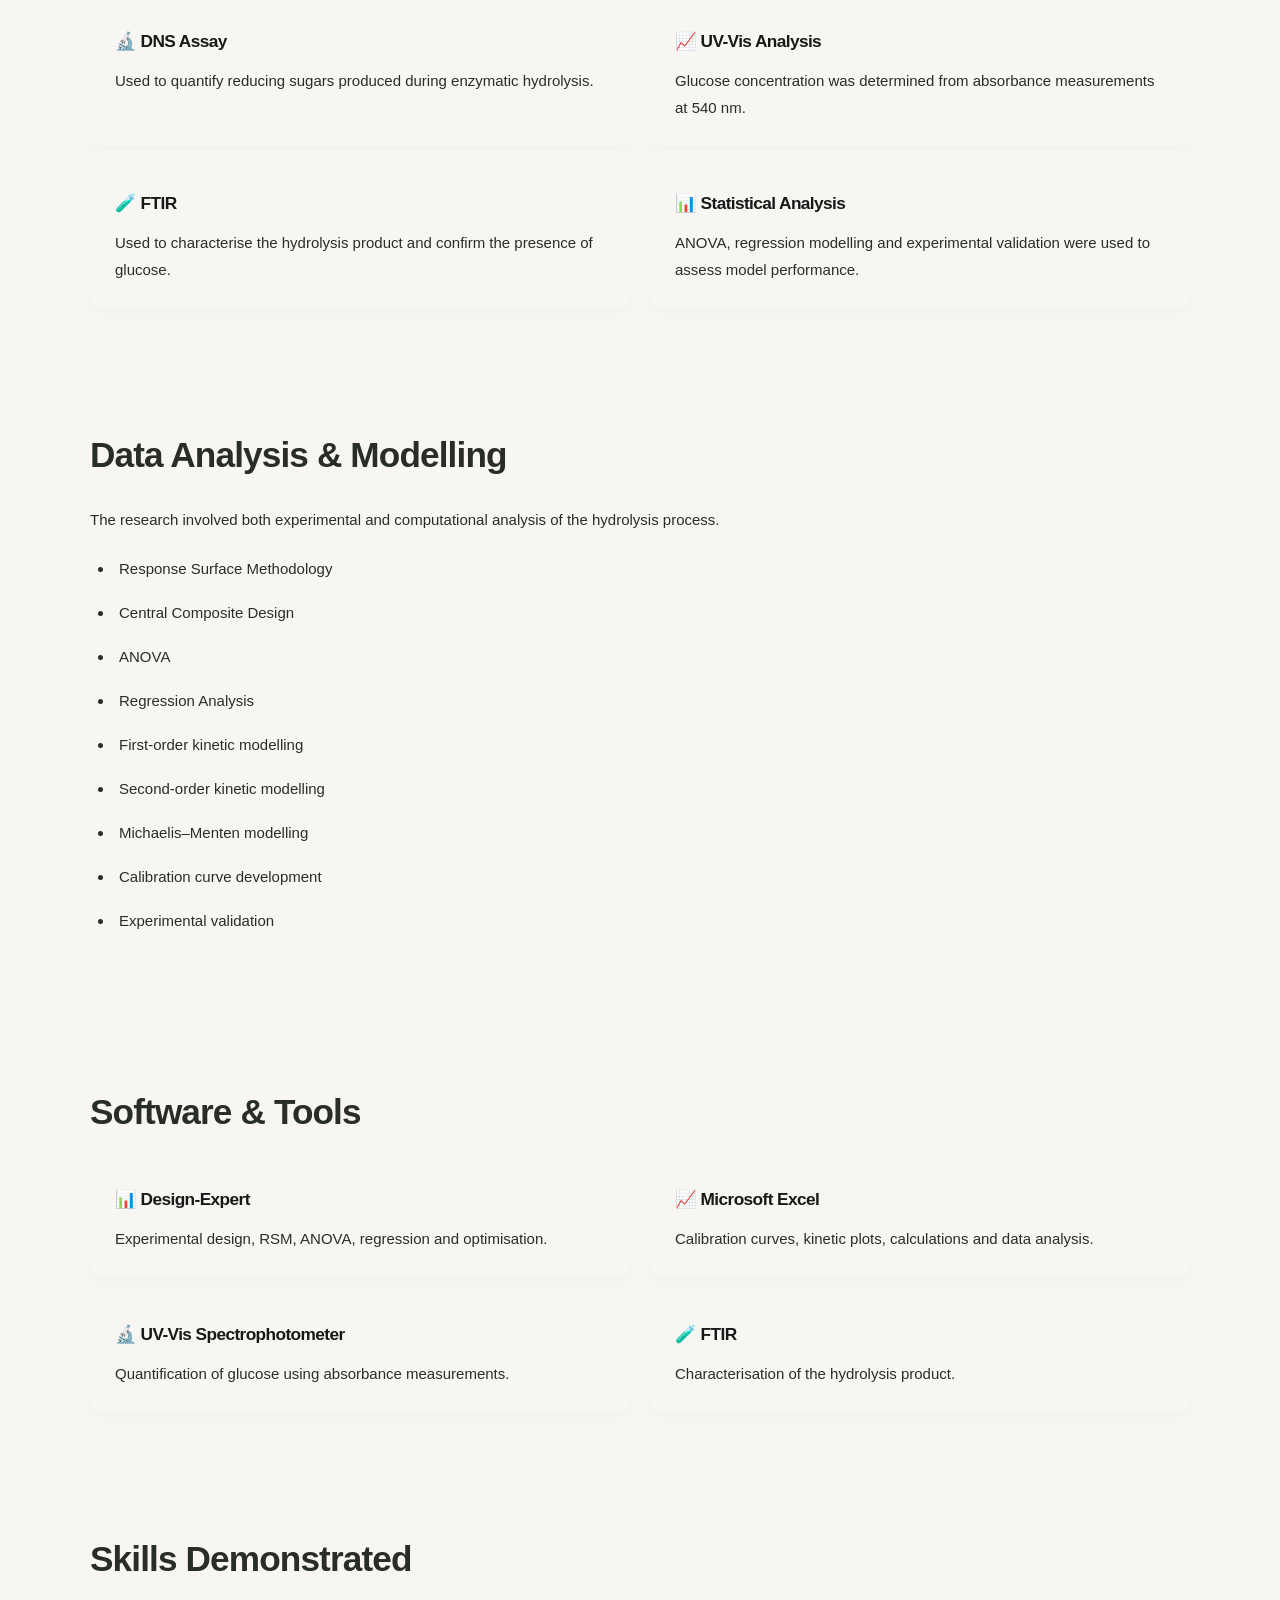
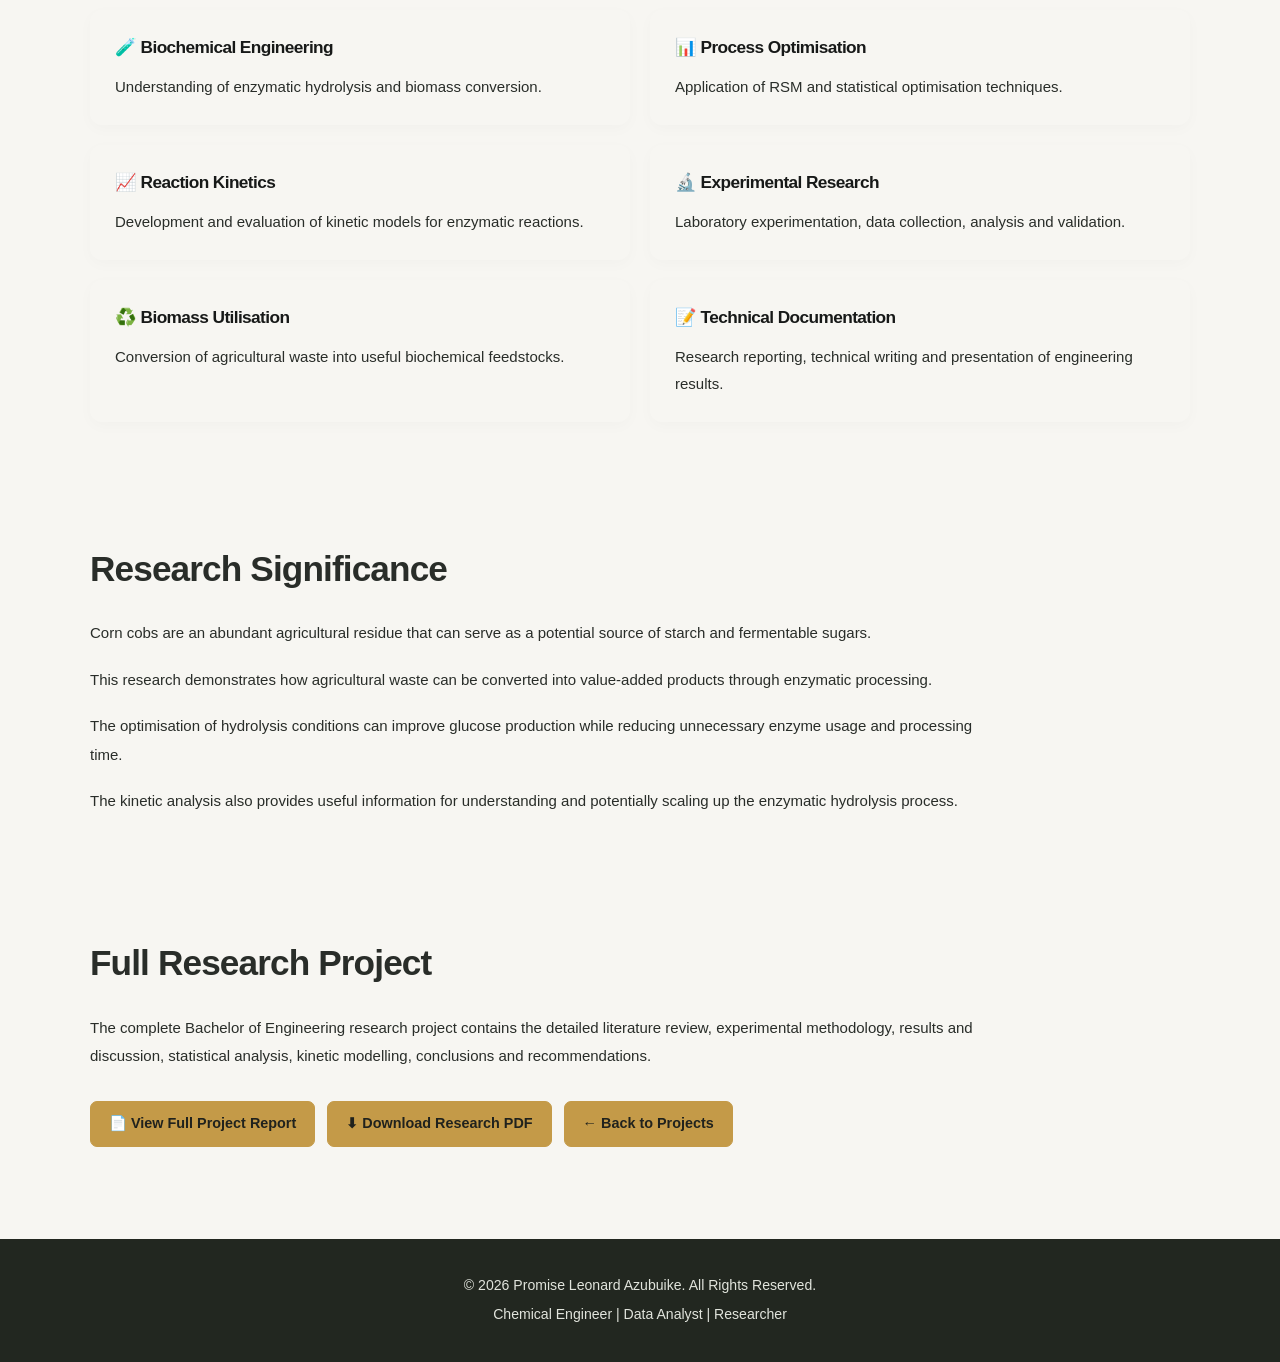
<file: enzymatic-hydrolysis.html>
<!DOCTYPE html>
<html lang="en">

<head>

    <meta charset="UTF-8">

    <meta name="viewport" content="width=device-width, initial-scale=1.0">

    <meta name="description"
        content="Kinetics and Optimisation of Enzymatic Hydrolysis of Starch from Corn Cob using Response Surface Methodology by Promise Leonard Azubuike.">

    <title>
        Enzymatic Hydrolysis Research | Promise Leonard Azubuike
    </title>

    <link rel="stylesheet" href="css/style.css">

</head>


<body class="project-page">


<!-- =====================================================
     NAVIGATION
===================================================== -->

<nav>

    <div class="logo">

        <h2>Promise Leonard Azubuike</h2>

        <span>Chemical Engineer</span>

    </div>


    <ul>

        <li>
            <a href="index.html">Home</a>
        </li>

        <li>
            <a href="index.html#projects">Projects</a>
        </li>

        <li>
            <a href="index.html#contact">Contact</a>
        </li>

    </ul>

</nav>



<!-- =====================================================
     PROJECT HERO
===================================================== -->

<section class="project-hero">

    <div class="project-hero-content">

        <p class="hero-tag">
            FEATURED RESEARCH
        </p>


        <h1>
            Kinetics and Optimisation of Enzymatic Hydrolysis
            of Starch from Corn Cob
        </h1>


        <p class="project-subtitle">

            Bachelor of Engineering Research Project focused on
            biomass conversion, enzymatic hydrolysis, reaction
            kinetics and process optimisation using Response
            Surface Methodology.

        </p>


        <div class="hero-buttons">

            <a
                href="documents/Kinetics_and_Optimisation_of_Enzymatic_Hydrolysis.pdf"
                target="_blank"
                class="btn"
            >
                📄 View Full Project
            </a>


            <a
                href="documents/Kinetics_and_Optimisation_of_Enzymatic_Hydrolysis.pdf"
                download
                class="btn"
            >
                ⬇ Download PDF
            </a>


            <a
                href="index.html#projects"
                class="btn"
            >
                ← Back to Projects
            </a>

        </div>

    </div>

</section>



<!-- =====================================================
     PROJECT OVERVIEW
===================================================== -->

<section>

    <h2>Project Overview</h2>


    <div class="about-container">

        <div class="about-text">

            <p>

                This research investigated the enzymatic hydrolysis
                of starch extracted from corn cob using
                <strong>α-amylase</strong>.

            </p>


            <p>

                Response Surface Methodology (RSM) was employed
                to optimise enzyme concentration, pH and reaction
                time in order to maximise glucose yield.

            </p>


            <p>

                The research also investigated the kinetics of the
                hydrolysis reaction and compared different kinetic
                models to determine the model that best described
                the reaction behaviour.

            </p>


            <p>

                The study demonstrates the potential of agricultural
                waste such as corn cobs as a valuable feedstock for
                starch recovery and subsequent conversion into
                fermentable sugars.

            </p>

        </div>

    </div>

</section>



<!-- =====================================================
     RESEARCH OBJECTIVES
===================================================== -->

<section>

    <h2>Research Objectives</h2>


    <div class="skills-container">


        <div class="skill-card">

            <h3>🌽 Starch Recovery</h3>

            <p>

                Recover starch from corn cob agricultural residue
                for subsequent enzymatic conversion.

            </p>

        </div>


        <div class="skill-card">

            <h3>🧪 Enzymatic Hydrolysis</h3>

            <p>

                Hydrolyse extracted starch using α-amylase
                to produce reducing sugars.

            </p>

        </div>


        <div class="skill-card">

            <h3>📊 Process Optimisation</h3>

            <p>

                Optimise enzyme concentration, pH and reaction
                time using Response Surface Methodology.

            </p>

        </div>


        <div class="skill-card">

            <h3>📈 Kinetic Modelling</h3>

            <p>

                Develop and compare kinetic models to describe
                the enzymatic hydrolysis reaction.

            </p>

        </div>

    </div>

</section>



<!-- =====================================================
     METHODOLOGY
===================================================== -->

<section>

    <h2>Research Methodology</h2>


    <div class="about-container">

        <div class="about-text">

            <p>

                The experimental work involved starch extraction
                from corn cob followed by enzymatic hydrolysis
                using α-amylase.

            </p>


            <p>

                A Central Composite Design (CCD) under Response
                Surface Methodology was used to investigate the
                effects of three independent variables:

            </p>


            <ul class="project-list">

                <li>
                    Enzyme concentration: 1.0–6.36 mg/mL
                </li>

                <li>
                    pH: 4.5–7.5
                </li>

                <li>
                    Hydrolysis time: 30–120 minutes
                </li>

            </ul>


            <p>

                The experimental design consisted of
                <strong>20 experimental runs</strong>.

                Model fitting, ANOVA, regression analysis,
                surface plots and contour plots were performed
                using Design-Expert.

            </p>


            <p>

                Experiments were conducted in triplicate and
                statistical significance was evaluated at a
                95% confidence level.

            </p>

        </div>

    </div>

</section>



<!-- =====================================================
     KEY RESULTS
===================================================== -->

<section>

    <h2>Key Research Results</h2>


    <div class="project-table">

        <table>

            <tr>

                <th>Parameter</th>

                <th>Result</th>

            </tr>


            <tr>

                <td>Starch Extraction Yield</td>

                <td>27 g per 100 g corn cob</td>

            </tr>


            <tr>

                <td>Optimum Enzyme Concentration</td>

                <td>5.596 mg/mL</td>

            </tr>


            <tr>

                <td>Optimum pH</td>

                <td>6.117</td>

            </tr>


            <tr>

                <td>Optimum Reaction Time</td>

                <td>89.667 minutes</td>

            </tr>


            <tr>

                <td>Predicted Glucose Yield</td>

                <td>99.61%</td>

            </tr>


            <tr>

                <td>Validation Yield 1</td>

                <td>98.76%</td>

            </tr>


            <tr>

                <td>Validation Yield 2</td>

                <td>98.92%</td>

            </tr>


            <tr>

                <td>Validation Yield 3</td>

                <td>98.60%</td>

            </tr>


            <tr>

                <td>Best Kinetic Model</td>

                <td>Michaelis–Menten</td>

            </tr>


            <tr>

                <td>Vmax</td>

                <td>0.368 mg·mL⁻¹·min⁻¹</td>

            </tr>


            <tr>

                <td>Km</td>

                <td>10.44 mg/mL</td>

            </tr>


            <tr>

                <td>Michaelis–Menten R²</td>

                <td>0.9984</td>

            </tr>

        </table>

    </div>

</section>



<!-- =====================================================
     OPTIMISATION
===================================================== -->

<section>

    <h2>Response Surface Methodology & Optimisation</h2>


    <div class="about-container">

        <div class="about-text">

            <p>

                Response Surface Methodology was used to determine
                the combined effect of enzyme concentration, pH
                and reaction time on glucose yield.

            </p>


            <p>

                Statistical modelling identified enzyme
                concentration and reaction time as important
                factors influencing glucose production.

            </p>


            <p>

                Numerical optimisation produced the optimum
                operating conditions of:

            </p>


            <div class="project-table">

                <table>

                    <tr>

                        <th>Factor</th>

                        <th>Optimum Condition</th>

                    </tr>


                    <tr>

                        <td>Enzyme Concentration</td>

                        <td>5.596 mg/mL</td>

                    </tr>


                    <tr>

                        <td>pH</td>

                        <td>6.117</td>

                    </tr>


                    <tr>

                        <td>Reaction Time</td>

                        <td>89.667 minutes</td>

                    </tr>


                    <tr>

                        <td>Predicted Glucose Yield</td>

                        <td>99.61%</td>

                    </tr>

                </table>

            </div>


            <p>

                Validation experiments produced glucose yields
                of 98.76%, 98.92% and 98.60%, with percentage
                errors below 1.1%, confirming the reliability
                of the optimisation model.

            </p>

        </div>

    </div>

</section>



<!-- =====================================================
     KINETIC ANALYSIS
===================================================== -->

<section>

    <h2>Kinetic Analysis</h2>


    <div class="about-container">

        <div class="about-text">

            <p>

                Kinetic analysis was performed under the optimised
                process conditions using three initial substrate
                concentrations:

            </p>


            <ul class="project-list">

                <li>
                    5 mg/mL
                </li>

                <li>
                    10 mg/mL
                </li>

                <li>
                    15 mg/mL
                </li>

            </ul>


            <p>

                Experimental data were fitted to first-order,
                second-order and Michaelis–Menten kinetic models.

            </p>


            <p>

                The Michaelis–Menten model provided the best
                description of the experimental data with an
                excellent correlation coefficient of
                <strong>R² = 0.9984</strong>.

            </p>


            <div class="project-table">

                <table>

                    <tr>

                        <th>Kinetic Parameter</th>

                        <th>Value</th>

                    </tr>


                    <tr>

                        <td>Maximum Reaction Velocity (Vmax)</td>

                        <td>
                            0.368 mg·mL⁻¹·min⁻¹
                        </td>

                    </tr>


                    <tr>

                        <td>Michaelis Constant (Km)</td>

                        <td>
                            10.44 mg/mL
                        </td>

                    </tr>


                    <tr>

                        <td>Model R²</td>

                        <td>
                            0.9984
                        </td>

                    </tr>


                    <tr>

                        <td>Reaction Order</td>

                        <td>
                            Approximately 0.56
                        </td>

                    </tr>

                </table>

            </div>

        </div>

    </div>

</section>



<!-- =====================================================
     CHARACTERISATION
===================================================== -->

<section>

    <h2>Analytical & Experimental Techniques</h2>


    <div class="skills-container">


        <div class="skill-card">

            <h3>🔬 DNS Assay</h3>

            <p>

                Used to quantify reducing sugars produced
                during enzymatic hydrolysis.

            </p>

        </div>


        <div class="skill-card">

            <h3>📈 UV-Vis Analysis</h3>

            <p>

                Glucose concentration was determined from
                absorbance measurements at 540 nm.

            </p>

        </div>


        <div class="skill-card">

            <h3>🧪 FTIR</h3>

            <p>

                Used to characterise the hydrolysis product
                and confirm the presence of glucose.

            </p>

        </div>


        <div class="skill-card">

            <h3>📊 Statistical Analysis</h3>

            <p>

                ANOVA, regression modelling and experimental
                validation were used to assess model performance.

            </p>

        </div>

    </div>

</section>



<!-- =====================================================
     DATA ANALYSIS
===================================================== -->

<section>

    <h2>Data Analysis & Modelling</h2>


    <div class="about-container">

        <div class="about-text">

            <p>

                The research involved both experimental and
                computational analysis of the hydrolysis process.

            </p>


            <ul class="project-list">

                <li>
                    Response Surface Methodology
                </li>

                <li>
                    Central Composite Design
                </li>

                <li>
                    ANOVA
                </li>

                <li>
                    Regression Analysis
                </li>

                <li>
                    First-order kinetic modelling
                </li>

                <li>
                    Second-order kinetic modelling
                </li>

                <li>
                    Michaelis–Menten modelling
                </li>

                <li>
                    Calibration curve development
                </li>

                <li>
                    Experimental validation
                </li>

            </ul>

        </div>

    </div>

</section>



<!-- =====================================================
     SOFTWARE & TOOLS
===================================================== -->

<section>

    <h2>Software & Tools</h2>


    <div class="skills-container">


        <div class="skill-card">

            <h3>📊 Design-Expert</h3>

            <p>

                Experimental design, RSM, ANOVA,
                regression and optimisation.

            </p>

        </div>


        <div class="skill-card">

            <h3>📈 Microsoft Excel</h3>

            <p>

                Calibration curves, kinetic plots,
                calculations and data analysis.

            </p>

        </div>


        <div class="skill-card">

            <h3>🔬 UV-Vis Spectrophotometer</h3>

            <p>

                Quantification of glucose using
                absorbance measurements.

            </p>

        </div>


        <div class="skill-card">

            <h3>🧪 FTIR</h3>

            <p>

                Characterisation of the hydrolysis product.

            </p>

        </div>

    </div>

</section>



<!-- =====================================================
     SKILLS DEMONSTRATED
===================================================== -->

<section>

    <h2>Skills Demonstrated</h2>


    <div class="skills-container">


        <div class="skill-card">

            <h3>🧪 Biochemical Engineering</h3>

            <p>

                Understanding of enzymatic hydrolysis
                and biomass conversion.

            </p>

        </div>


        <div class="skill-card">

            <h3>📊 Process Optimisation</h3>

            <p>

                Application of RSM and statistical
                optimisation techniques.

            </p>

        </div>


        <div class="skill-card">

            <h3>📈 Reaction Kinetics</h3>

            <p>

                Development and evaluation of kinetic
                models for enzymatic reactions.

            </p>

        </div>


        <div class="skill-card">

            <h3>🔬 Experimental Research</h3>

            <p>

                Laboratory experimentation, data collection,
                analysis and validation.

            </p>

        </div>


        <div class="skill-card">

            <h3>♻️ Biomass Utilisation</h3>

            <p>

                Conversion of agricultural waste into
                useful biochemical feedstocks.

            </p>

        </div>


        <div class="skill-card">

            <h3>📝 Technical Documentation</h3>

            <p>

                Research reporting, technical writing
                and presentation of engineering results.

            </p>

        </div>

    </div>

</section>



<!-- =====================================================
     RESEARCH SIGNIFICANCE
===================================================== -->

<section>

    <h2>Research Significance</h2>


    <div class="about-container">

        <div class="about-text">

            <p>

                Corn cobs are an abundant agricultural residue
                that can serve as a potential source of starch
                and fermentable sugars.

            </p>


            <p>

                This research demonstrates how agricultural waste
                can be converted into value-added products through
                enzymatic processing.

            </p>


            <p>

                The optimisation of hydrolysis conditions can
                improve glucose production while reducing
                unnecessary enzyme usage and processing time.

            </p>


            <p>

                The kinetic analysis also provides useful
                information for understanding and potentially
                scaling up the enzymatic hydrolysis process.

            </p>

        </div>

    </div>

</section>



<!-- =====================================================
     FULL PROJECT REPORT
===================================================== -->

<section>

    <h2>Full Research Project</h2>


    <div class="about-container">

        <div class="about-text">

            <p>

                The complete Bachelor of Engineering research
                project contains the detailed literature review,
                experimental methodology, results and discussion,
                statistical analysis, kinetic modelling,
                conclusions and recommendations.

            </p>


            <div class="hero-buttons">

                <a
                    href="documents/Kinetics_and_Optimisation_of_Enzymatic_Hydrolysis.pdf"
                    target="_blank"
                    class="btn"
                >
                    📄 View Full Project Report
                </a>


                <a
                    href="documents/Kinetics_and_Optimisation_of_Enzymatic_Hydrolysis.pdf"
                    download
                    class="btn"
                >
                    ⬇ Download Research PDF
                </a>


                <a
                    href="index.html#projects"
                    class="btn"
                >
                    ← Back to Projects
                </a>

            </div>

        </div>

    </div>

</section>



<!-- =====================================================
     FOOTER
===================================================== -->

<footer>

    <p>
        © 2026 Promise Leonard Azubuike. All Rights Reserved.
    </p>


    <p>
        Chemical Engineer | Data Analyst | Researcher
    </p>

</footer>


</body>

</html>
</file>
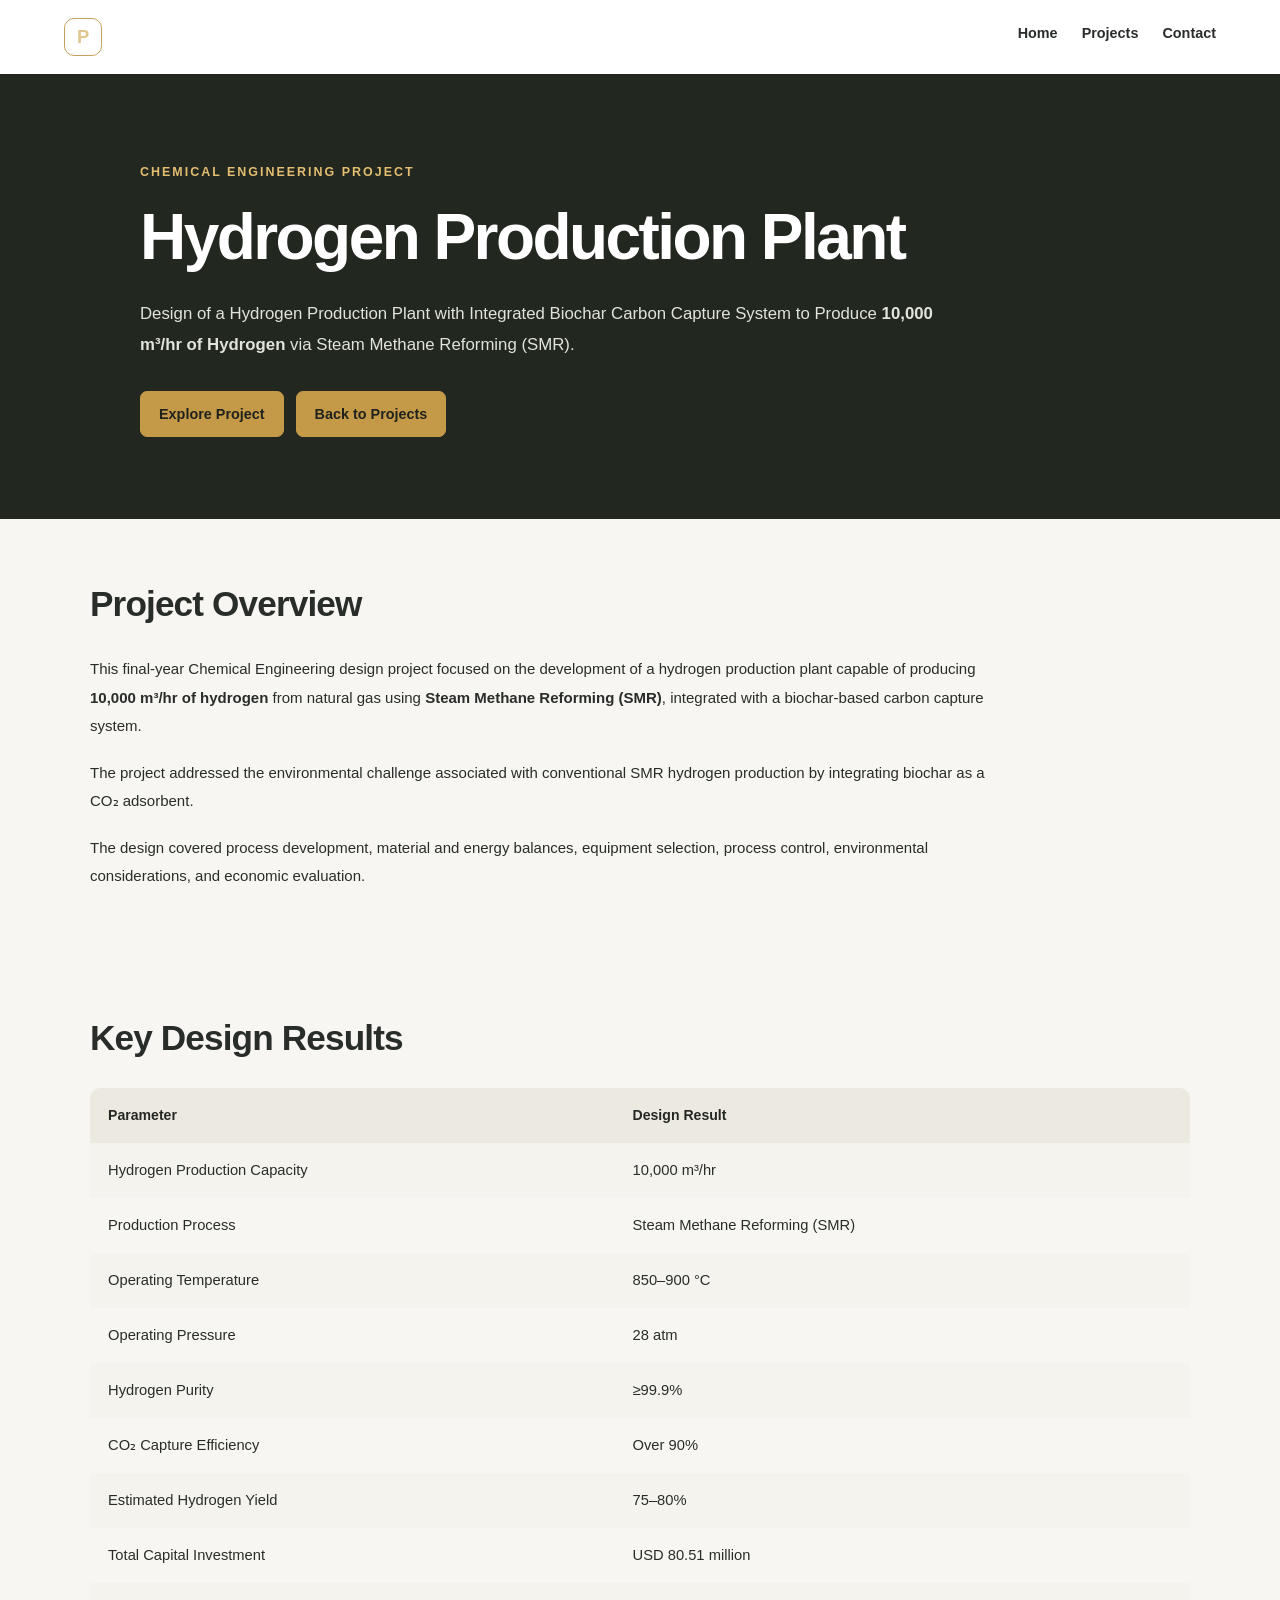
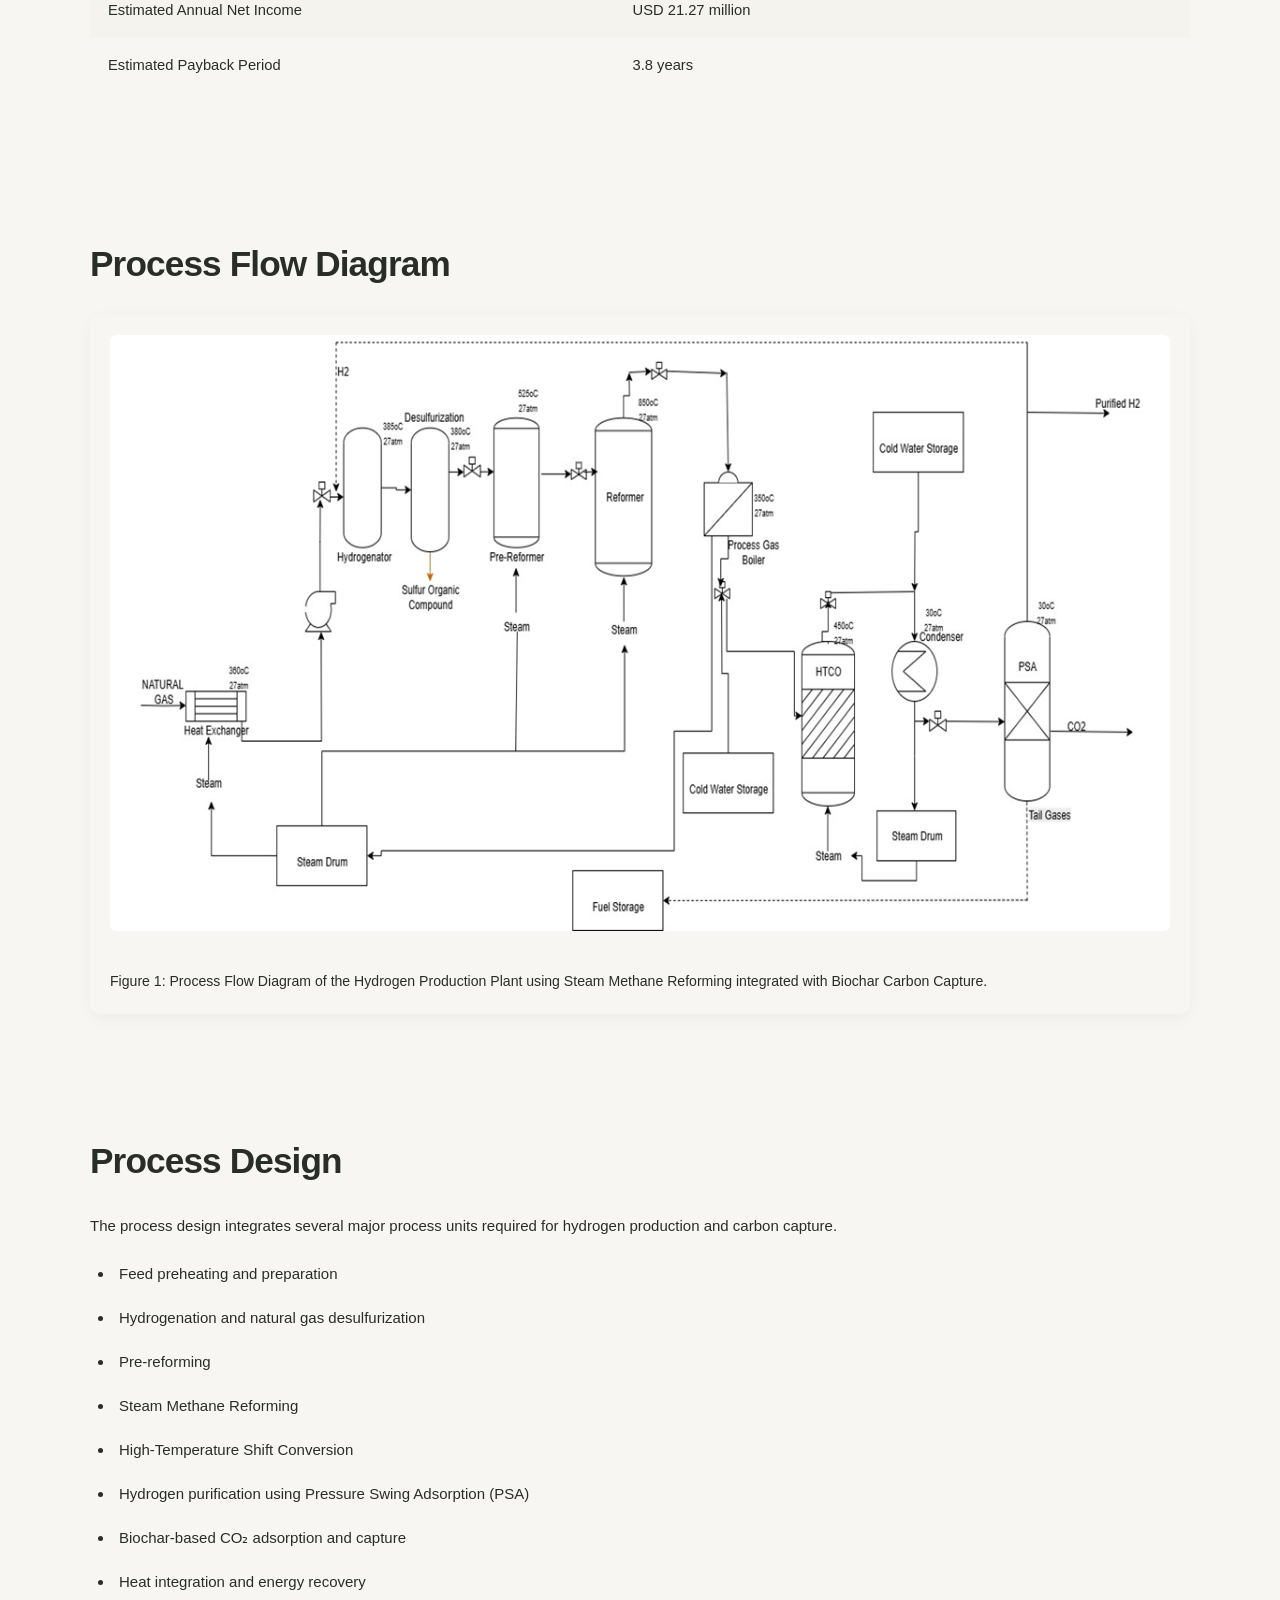
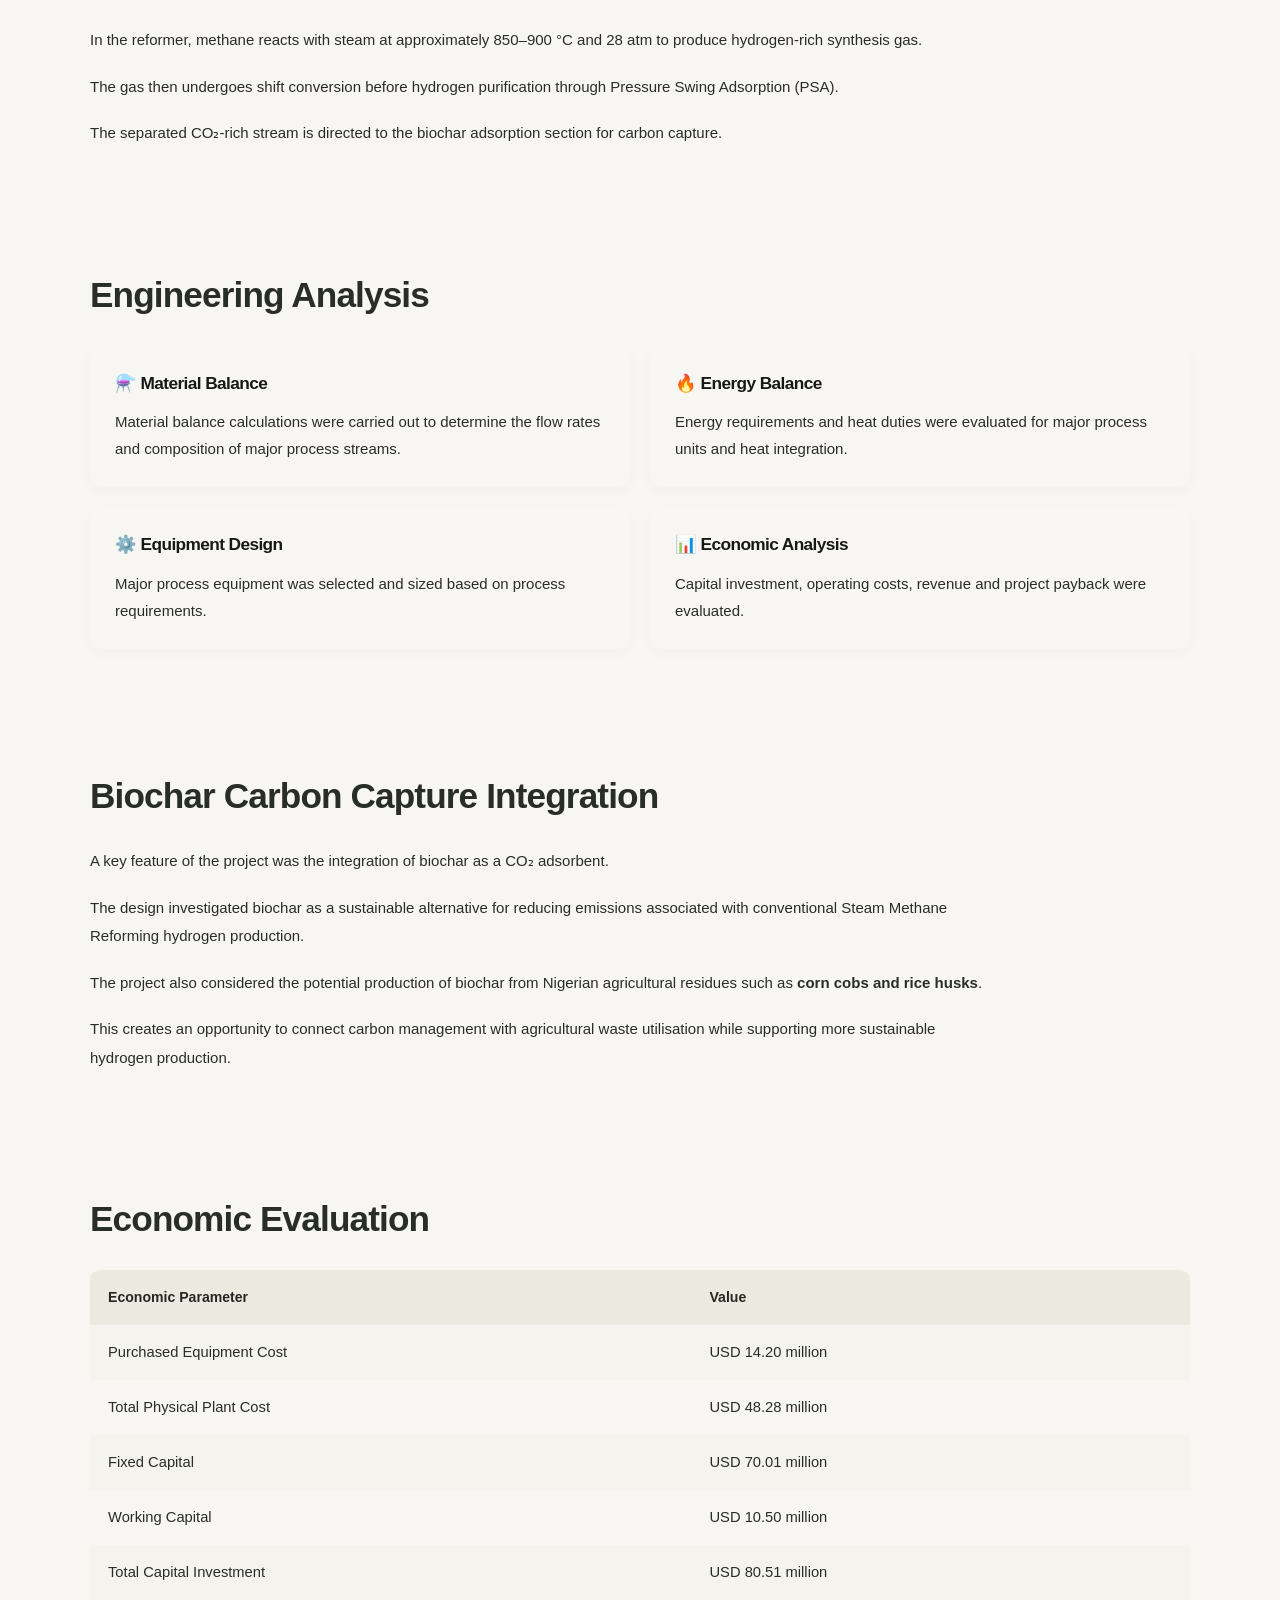
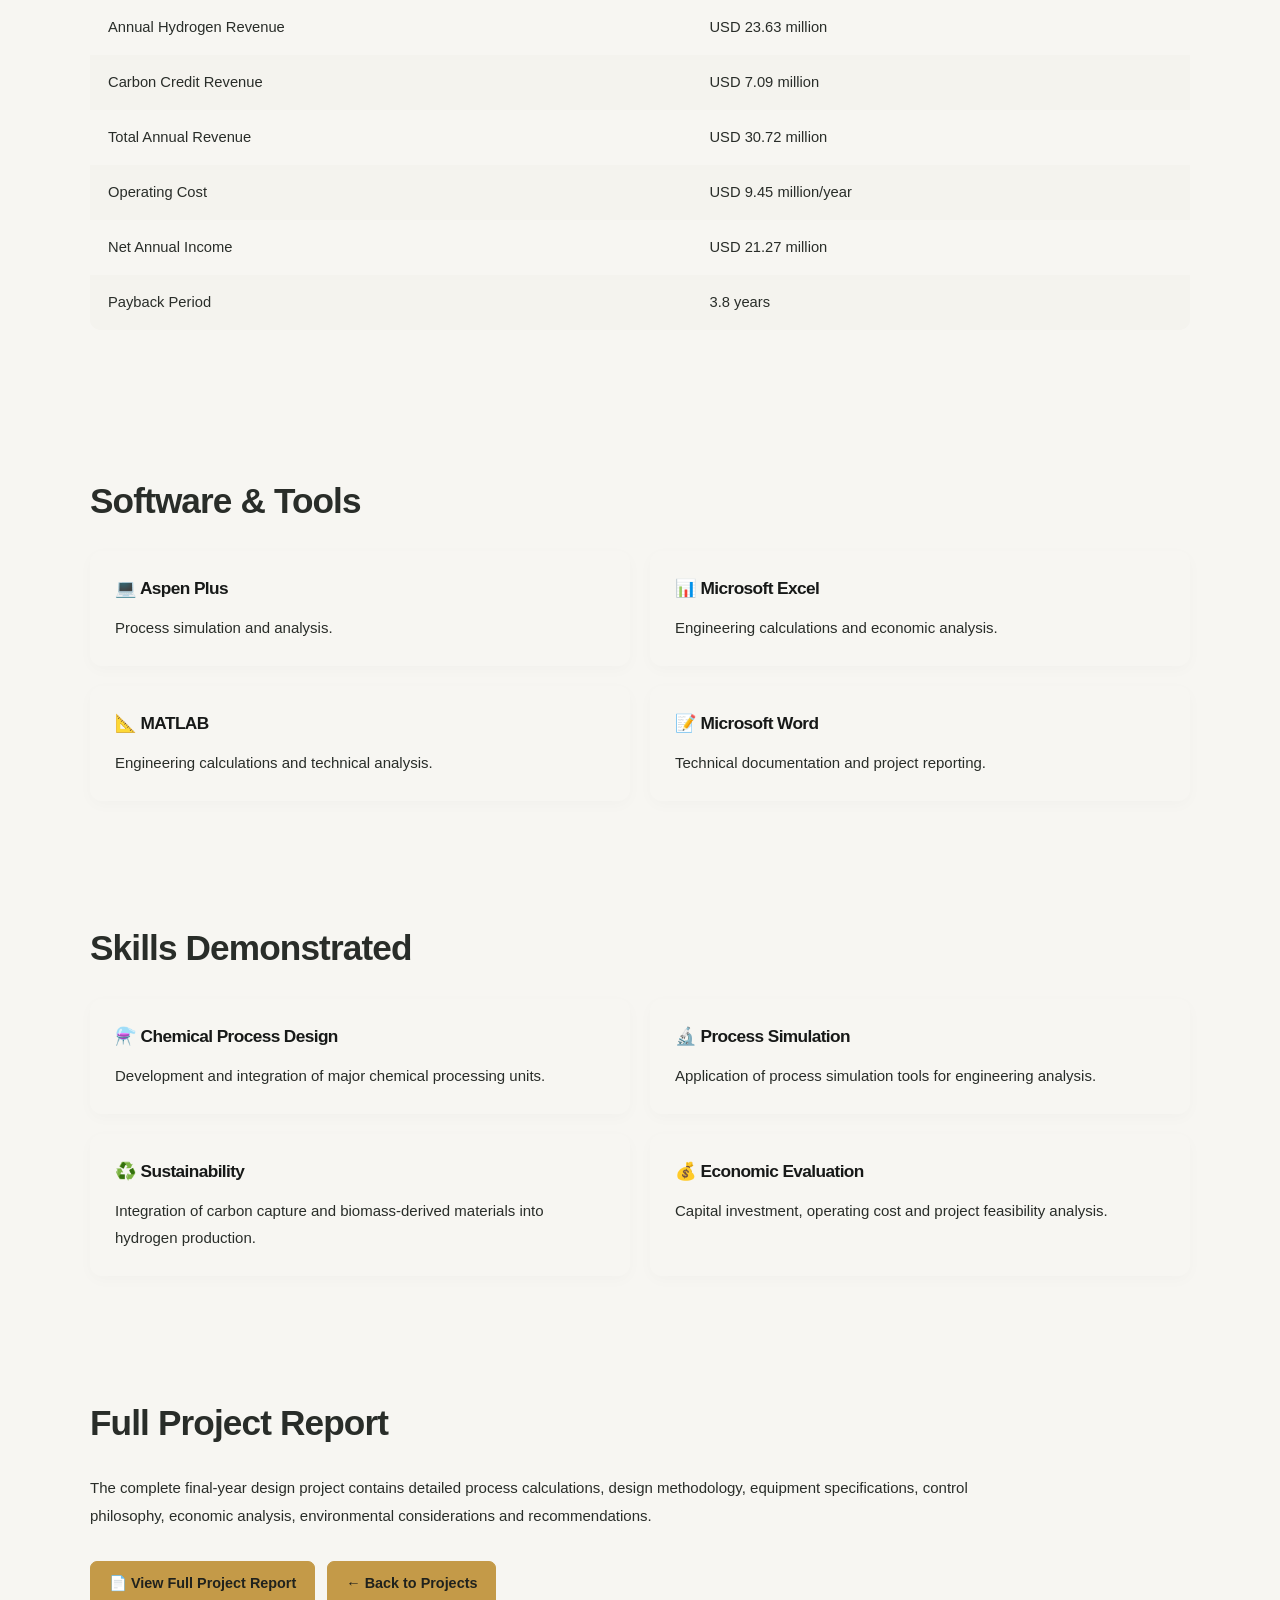
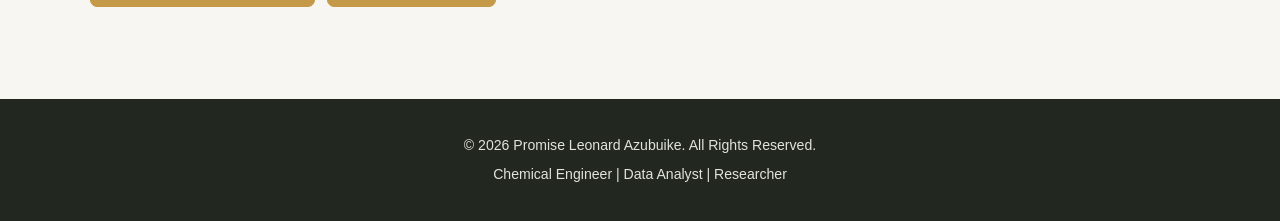
<file: hydrogen.html>
<!DOCTYPE html>
<html lang="en">

<head>

    <meta charset="UTF-8">

    <meta name="viewport" content="width=device-width, initial-scale=1.0">

    <meta name="description"
        content="Hydrogen Production Plant Design using Steam Methane Reforming integrated with Biochar Carbon Capture by Promise Leonard Azubuike.">

    <title>Hydrogen Production Plant | Promise Leonard Azubuike</title>

    <link rel="stylesheet" href="css/style.css">

</head>


<body class="project-page">


<!-- =====================================================
     NAVIGATION
===================================================== -->

<nav>

    <div class="logo">

        <h2>Promise Leonard Azubuike</h2>

        <span>Chemical Engineer</span>

    </div>


    <ul>

        <li>
            <a href="index.html">Home</a>
        </li>

        <li>
            <a href="index.html#projects">Projects</a>
        </li>

        <li>
            <a href="index.html#contact">Contact</a>
        </li>

    </ul>

</nav>



<!-- =====================================================
     PROJECT HERO
===================================================== -->

<section class="project-hero">

    <div class="project-hero-content">

        <p class="hero-tag">
            CHEMICAL ENGINEERING PROJECT
        </p>

        <h1>
            Hydrogen Production Plant
        </h1>

        <p class="project-subtitle">

            Design of a Hydrogen Production Plant with Integrated
            Biochar Carbon Capture System to Produce
            <strong>10,000 m³/hr of Hydrogen</strong>
            via Steam Methane Reforming (SMR).

        </p>


        <div class="hero-buttons">

            <a href="#overview" class="btn">
                Explore Project
            </a>

            <a href="index.html#projects" class="btn">
                Back to Projects
            </a>

        </div>

    </div>

</section>



<!-- =====================================================
     PROJECT OVERVIEW
===================================================== -->

<section id="overview">

    <h2>Project Overview</h2>


    <div class="about-container">

        <div class="about-text">

            <p>

                This final-year Chemical Engineering design project
                focused on the development of a hydrogen production
                plant capable of producing
                <strong>10,000 m³/hr of hydrogen</strong>
                from natural gas using
                <strong>Steam Methane Reforming (SMR)</strong>,
                integrated with a biochar-based carbon capture system.

            </p>


            <p>

                The project addressed the environmental challenge
                associated with conventional SMR hydrogen production
                by integrating biochar as a CO₂ adsorbent.

            </p>


            <p>

                The design covered process development,
                material and energy balances, equipment selection,
                process control, environmental considerations,
                and economic evaluation.

            </p>

        </div>

    </div>

</section>



<!-- =====================================================
     KEY DESIGN RESULTS
===================================================== -->

<section>

    <h2>Key Design Results</h2>


    <div class="project-table">

        <table>

            <tr>

                <th>Parameter</th>

                <th>Design Result</th>

            </tr>


            <tr>

                <td>Hydrogen Production Capacity</td>

                <td>10,000 m³/hr</td>

            </tr>


            <tr>

                <td>Production Process</td>

                <td>Steam Methane Reforming (SMR)</td>

            </tr>


            <tr>

                <td>Operating Temperature</td>

                <td>850–900 °C</td>

            </tr>


            <tr>

                <td>Operating Pressure</td>

                <td>28 atm</td>

            </tr>


            <tr>

                <td>Hydrogen Purity</td>

                <td>≥99.9%</td>

            </tr>


            <tr>

                <td>CO₂ Capture Efficiency</td>

                <td>Over 90%</td>

            </tr>


            <tr>

                <td>Estimated Hydrogen Yield</td>

                <td>75–80%</td>

            </tr>


            <tr>

                <td>Total Capital Investment</td>

                <td>USD 80.51 million</td>

            </tr>


            <tr>

                <td>Estimated Annual Net Income</td>

                <td>USD 21.27 million</td>

            </tr>


            <tr>

                <td>Estimated Payback Period</td>

                <td>3.8 years</td>

            </tr>

        </table>

    </div>

</section>



<!-- =====================================================
     PROCESS FLOW DIAGRAM
===================================================== -->

<section>

    <h2>Process Flow Diagram</h2>


    <div class="about-container">

        <div class="project-card">

            <img
                src="Images/hydrogen-pfd.png"
                alt="Process Flow Diagram of Hydrogen Production Plant"
                class="project-image"
            >


            <p class="image-caption">

                Figure 1: Process Flow Diagram of the Hydrogen Production
                Plant using Steam Methane Reforming integrated with
                Biochar Carbon Capture.

            </p>

        </div>

    </div>

</section>



<!-- =====================================================
     PROCESS DESIGN
===================================================== -->

<section>

    <h2>Process Design</h2>


    <div class="about-container">

        <div class="about-text">

            <p>

                The process design integrates several major process
                units required for hydrogen production and carbon capture.

            </p>


            <ul class="project-list">

                <li>
                    Feed preheating and preparation
                </li>

                <li>
                    Hydrogenation and natural gas desulfurization
                </li>

                <li>
                    Pre-reforming
                </li>

                <li>
                    Steam Methane Reforming
                </li>

                <li>
                    High-Temperature Shift Conversion
                </li>

                <li>
                    Hydrogen purification using Pressure Swing Adsorption (PSA)
                </li>

                <li>
                    Biochar-based CO₂ adsorption and capture
                </li>

                <li>
                    Heat integration and energy recovery
                </li>

            </ul>


            <p>

                In the reformer, methane reacts with steam at
                approximately 850–900 °C and 28 atm to produce
                hydrogen-rich synthesis gas.

            </p>


            <p>

                The gas then undergoes shift conversion before
                hydrogen purification through Pressure Swing Adsorption
                (PSA).

            </p>


            <p>

                The separated CO₂-rich stream is directed to the
                biochar adsorption section for carbon capture.

            </p>

        </div>

    </div>

</section>



<!-- =====================================================
     ENGINEERING ANALYSIS
===================================================== -->

<section>

    <h2>Engineering Analysis</h2>


    <div class="skills-container">


        <div class="skill-card">

            <h3>⚗️ Material Balance</h3>

            <p>

                Material balance calculations were carried out
                to determine the flow rates and composition of
                major process streams.

            </p>

        </div>


        <div class="skill-card">

            <h3>🔥 Energy Balance</h3>

            <p>

                Energy requirements and heat duties were evaluated
                for major process units and heat integration.

            </p>

        </div>


        <div class="skill-card">

            <h3>⚙️ Equipment Design</h3>

            <p>

                Major process equipment was selected and sized
                based on process requirements.

            </p>

        </div>


        <div class="skill-card">

            <h3>📊 Economic Analysis</h3>

            <p>

                Capital investment, operating costs, revenue
                and project payback were evaluated.

            </p>

        </div>


    </div>

</section>



<!-- =====================================================
     BIOCHAR CARBON CAPTURE
===================================================== -->

<section>

    <h2>Biochar Carbon Capture Integration</h2>


    <div class="about-container">

        <div class="about-text">

            <p>

                A key feature of the project was the integration
                of biochar as a CO₂ adsorbent.

            </p>


            <p>

                The design investigated biochar as a sustainable
                alternative for reducing emissions associated
                with conventional Steam Methane Reforming
                hydrogen production.

            </p>


            <p>

                The project also considered the potential production
                of biochar from Nigerian agricultural residues such
                as <strong>corn cobs and rice husks</strong>.

            </p>


            <p>

                This creates an opportunity to connect carbon
                management with agricultural waste utilisation
                while supporting more sustainable hydrogen production.

            </p>

        </div>

    </div>

</section>



<!-- =====================================================
     ECONOMIC EVALUATION
===================================================== -->

<section>

    <h2>Economic Evaluation</h2>


    <div class="project-table">

        <table>

            <tr>

                <th>Economic Parameter</th>

                <th>Value</th>

            </tr>


            <tr>

                <td>Purchased Equipment Cost</td>

                <td>USD 14.20 million</td>

            </tr>


            <tr>

                <td>Total Physical Plant Cost</td>

                <td>USD 48.28 million</td>

            </tr>


            <tr>

                <td>Fixed Capital</td>

                <td>USD 70.01 million</td>

            </tr>


            <tr>

                <td>Working Capital</td>

                <td>USD 10.50 million</td>

            </tr>


            <tr>

                <td>Total Capital Investment</td>

                <td>USD 80.51 million</td>

            </tr>


            <tr>

                <td>Annual Hydrogen Revenue</td>

                <td>USD 23.63 million</td>

            </tr>


            <tr>

                <td>Carbon Credit Revenue</td>

                <td>USD 7.09 million</td>

            </tr>


            <tr>

                <td>Total Annual Revenue</td>

                <td>USD 30.72 million</td>

            </tr>


            <tr>

                <td>Operating Cost</td>

                <td>USD 9.45 million/year</td>

            </tr>


            <tr>

                <td>Net Annual Income</td>

                <td>USD 21.27 million</td>

            </tr>


            <tr>

                <td>Payback Period</td>

                <td>3.8 years</td>

            </tr>

        </table>

    </div>

</section>



<!-- =====================================================
     SOFTWARE
===================================================== -->

<section>

    <h2>Software & Tools</h2>


    <div class="skills-container">


        <div class="skill-card">

            <h3>💻 Aspen Plus</h3>

            <p>

                Process simulation and analysis.

            </p>

        </div>


        <div class="skill-card">

            <h3>📊 Microsoft Excel</h3>

            <p>

                Engineering calculations and economic analysis.

            </p>

        </div>


        <div class="skill-card">

            <h3>📐 MATLAB</h3>

            <p>

                Engineering calculations and technical analysis.

            </p>

        </div>


        <div class="skill-card">

            <h3>📝 Microsoft Word</h3>

            <p>

                Technical documentation and project reporting.

            </p>

        </div>


    </div>

</section>



<!-- =====================================================
     SKILLS DEMONSTRATED
===================================================== -->

<section>

    <h2>Skills Demonstrated</h2>


    <div class="skills-container">


        <div class="skill-card">

            <h3>⚗️ Chemical Process Design</h3>

            <p>

                Development and integration of major chemical
                processing units.

            </p>

        </div>


        <div class="skill-card">

            <h3>🔬 Process Simulation</h3>

            <p>

                Application of process simulation tools
                for engineering analysis.

            </p>

        </div>


        <div class="skill-card">

            <h3>♻️ Sustainability</h3>

            <p>

                Integration of carbon capture and biomass-derived
                materials into hydrogen production.

            </p>

        </div>


        <div class="skill-card">

            <h3>💰 Economic Evaluation</h3>

            <p>

                Capital investment, operating cost and
                project feasibility analysis.

            </p>

        </div>


    </div>

</section>



<!-- =====================================================
     PROJECT REPORT
===================================================== -->

<section>

    <h2>Full Project Report</h2>


    <div class="about-container">

        <div class="about-text">

            <p>

                The complete final-year design project contains
                detailed process calculations, design methodology,
                equipment specifications, control philosophy,
                economic analysis, environmental considerations
                and recommendations.

            </p>


            <div class="hero-buttons">

                <!--
                Replace the filename below with the exact
                hydrogen PDF filename in your documents folder.
                -->

                <a
                    href="documents/hydrogen-project.pdf"
                    target="_blank"
                    class="btn"
                >
                    📄 View Full Project Report
                </a>


                <a
                    href="index.html#projects"
                    class="btn"
                >
                    ← Back to Projects
                </a>

            </div>

        </div>

    </div>

</section>



<!-- =====================================================
     FOOTER
===================================================== -->

<footer>

    <p>
        © 2026 Promise Leonard Azubuike. All Rights Reserved.
    </p>

    <p>
        Chemical Engineer | Data Analyst | Researcher
    </p>

</footer>


</body>

</html>
</file>
<file: css/style.css>
/* ==========================================================
   PROMISE LEONARD AZUBUIKE | PROFESSIONAL PORTFOLIO
   Refined design system — charcoal, gold and warm ivory
   ========================================================== */

/* 01. DESIGN TOKENS */
:root {
    --bg: #f7f6f2;
    --surface: #ffffff;
    --surface-soft: #efeee8;
    --dark: #171918;
    --dark-card: #222622;
    --dark-border: rgba(255,255,255,.12);
    --text: #292d29;
    --muted: #6d726a;
    --muted-light: #b9beb5;
    --gold: #c6a15b;
    --gold-light: #dfc68f;
    --gold-dark: #89672f;
    --border: #e2e1d9;

    --font: "Inter", "Segoe UI", Arial, sans-serif;
    --container: 1160px;
    --header-height: 78px;

    --radius-sm: 8px;
    --radius-md: 14px;
    --radius-lg: 22px;

    --shadow-sm: 0 4px 16px rgba(23,25,24,.045);
    --shadow-md: 0 12px 32px rgba(23,25,24,.075);
    --shadow-lg: 0 20px 48px rgba(0,0,0,.16);

    --ease: .25s ease;
}

/* 02. RESET AND BASE */
*,
*::before,
*::after {
    box-sizing: border-box;
}

html {
    scroll-behavior: smooth;
    scroll-padding-top: 100px;
}

body {
    margin: 0;
    min-width: 320px;
    background: var(--bg);
    color: var(--text);
    font-family: var(--font);
    font-size: 15px;
    line-height: 1.75;
    -webkit-font-smoothing: antialiased;
    overflow-wrap: break-word;
}

img,
video,
svg,
iframe {
    max-width: 100%;
}

img {
    display: block;
    height: auto;
}

a {
    color: inherit;
    text-decoration: none;
}

button,
input,
textarea,
select {
    font: inherit;
}

button,
a {
    -webkit-tap-highlight-color: transparent;
}

p {
    margin: 0 0 16px;
}

p:last-child {
    margin-bottom: 0;
}

h1,
h2,
h3,
h4,
h5 {
    margin: 0 0 16px;
    color: inherit;
    font-family: var(--font);
    font-weight: 750;
    line-height: 1.25;
    letter-spacing: -.035em;
}

h1 {
    font-size: clamp(2.7rem, 5.8vw, 5rem);
}

h2 {
    font-size: clamp(2rem, 4vw, 2.85rem);
}

h3 {
    font-size: 1.15rem;
}

ul,
ol {
    padding-left: 22px;
}

li {
    margin-bottom: 7px;
}

::selection {
    background: var(--gold);
    color: var(--dark);
}

:focus-visible {
    outline: 3px solid var(--gold);
    outline-offset: 4px;
}

.container,
.navbar {
    width: min(var(--container), calc(100% - 48px));
    margin-inline: auto;
}

section[id] {
    scroll-margin-top: 95px;
}

/* 03. REUSABLE SECTION LAYOUT */

.about-section,
.skills-section,
.experience-section,
.projects-section,
.research-section,
.contact-section,
.video-section {
    padding: clamp(72px, 8vw, 108px) 0;
}

.about-section,
.experience-section,
.research-section {
    background: var(--bg);
}

.skills-section,
.contact-section {
    background: var(--surface-soft);
}

.projects-section {
    background: var(--surface);
}

.section-heading {
    width: 100%;
    max-width: 760px;
    margin: 0 0 42px;
}

.section-heading h2 {
    margin-bottom: 15px;
    color: var(--dark);
}

.section-heading > p {
    max-width: 700px;
    color: var(--muted);
    line-height: 1.9;
}

.section-heading.centered {
    margin-right: auto;
    margin-left: auto;
    text-align: center;
}

.section-heading.centered > p {
    margin-inline: auto;
}

.section-eyebrow,
.eyebrow {
    display: inline-flex;
    align-items: center;
    gap: 10px;
    margin-bottom: 17px;
    color: var(--gold-dark);
    font-size: .74rem;
    font-weight: 800;
    letter-spacing: .15em;
    line-height: 1.5;
    text-transform: uppercase;
}

.section-eyebrow::before,
.eyebrow::before {
    width: 26px;
    height: 2px;
    flex-shrink: 0;
    background: var(--gold);
    content: "";
}

/* 04. HEADER AND NAVIGATION */

.site-header {
    position: sticky;
    top: 0;
    z-index: 1000;
    background: rgba(23,25,24,.97);
    border-bottom: 1px solid var(--dark-border);
    backdrop-filter: blur(16px);
    -webkit-backdrop-filter: blur(16px);
}

.navbar {
    min-height: var(--header-height);
    display: flex;
    align-items: center;
    justify-content: space-between;
    gap: 28px;
}

.logo {
    display: inline-flex;
    align-items: center;
    gap: 11px;
    flex-shrink: 0;
    color: #fff;
    font-size: .96rem;
    font-weight: 800;
    letter-spacing: -.025em;
}

.logo::before {
    display: grid;
    width: 38px;
    height: 38px;
    place-items: center;
    border: 1px solid var(--gold);
    border-radius: 10px;
    color: var(--gold-light);
    content: "P";
    font-size: 1.15rem;
}

.nav-links {
    display: flex;
    flex-wrap: wrap;
    align-items: center;
    justify-content: flex-end;
    gap: 8px 23px;
    margin: 0;
    padding: 0;
    list-style: none;
}

.nav-links li {
    margin: 0;
    list-style: none;
}

.nav-links a {
    position: relative;
    display: inline-block;
    padding: 9px 0;
    color: #d0d4cc;
    font-size: .81rem;
    font-weight: 550;
    transition: color var(--ease);
}

.nav-links a::after {
    position: absolute;
    right: 0;
    bottom: 2px;
    left: 0;
    height: 2px;
    background: var(--gold);
    content: "";
    transform: scaleX(0);
    transform-origin: left;
    transition: transform var(--ease);
}

.nav-links a:hover,
.nav-links a:focus-visible {
    color: var(--gold-light);
}

.nav-links a:hover::after,
.nav-links a:focus-visible::after {
    transform: scaleX(1);
}

/* 05. BUTTONS */

.btn {
    display: inline-flex;
    min-height: 47px;
    align-items: center;
    justify-content: center;
    gap: 9px;
    padding: 12px 22px;
    border: 1px solid transparent;
    border-radius: 999px;
    font-size: .86rem;
    font-weight: 750;
    line-height: 1.4;
    text-align: center;
    cursor: pointer;
    transition:
        transform var(--ease),
        background var(--ease),
        color var(--ease),
        border-color var(--ease),
        box-shadow var(--ease);
}

.btn:hover {
    transform: translateY(-2px);
}

.btn-primary {
    background: var(--gold);
    color: var(--dark);
    box-shadow: 0 7px 20px rgba(198,161,91,.16);
}

.btn-primary:hover {
    background: var(--gold-light);
    box-shadow: 0 10px 25px rgba(198,161,91,.23);
}

.btn-secondary {
    border-color: rgba(255,255,255,.28);
    background: transparent;
    color: #fff;
}

.btn-secondary:hover {
    border-color: var(--gold);
    color: var(--gold-light);
}

.text-link {
    display: inline-flex;
    align-items: center;
    gap: 8px;
    color: var(--gold-dark);
    font-size: .88rem;
    font-weight: 750;
    transition: gap var(--ease), color var(--ease);
}

.text-link:hover {
    gap: 13px;
    color: #65491e;
}

/* 06. HERO */

.hero {
    position: relative;
    isolation: isolate;
    overflow: hidden;
    padding: clamp(86px, 10vw, 140px) 0 88px;
    background:
        radial-gradient(ellipse at 88% 18%, rgba(198,161,91,.13), transparent 34%),
        radial-gradient(ellipse at 6% 100%, rgba(198,161,91,.06), transparent 30%),
        var(--dark);
    color: #fff;
}

.hero::before,
.hero::after {
    position: absolute;
    z-index: -1;
    border: 1px solid rgba(198,161,91,.12);
    border-radius: 50%;
    content: "";
    pointer-events: none;
}

.hero::before {
    top: -240px;
    right: -130px;
    width: 590px;
    height: 590px;
}

.hero::after {
    top: -150px;
    right: -40px;
    width: 410px;
    height: 410px;
}

.hero-content {
    max-width: 850px;
}

.hero h1 {
    max-width: 900px;
    margin-bottom: 22px;
    color: #fff;
    letter-spacing: -.055em;
}

.hero h1 span {
    color: var(--gold-light);
}

.hero-subtitle {
    margin-bottom: 18px;
    color: #d9ddd5;
    font-size: clamp(1.05rem, 2vw, 1.32rem);
    font-weight: 550;
    line-height: 1.65;
}

.hero-description {
    max-width: 690px;
    color: #b6bbb2;
    font-size: .98rem;
    line-height: 1.95;
}

.hero-actions {
    display: flex;
    flex-wrap: wrap;
    gap: 13px;
    margin-top: 31px;
}

.hero-meta {
    display: flex;
    flex-wrap: wrap;
    gap: 12px 25px;
    margin-top: 36px;
    color: #b6bbb2;
    font-size: .83rem;
}

.hero-meta span {
    display: inline-flex;
    align-items: center;
    gap: 9px;
}

.hero-meta span::before {
    width: 6px;
    height: 6px;
    flex-shrink: 0;
    border-radius: 50%;
    background: var(--gold);
    content: "";
}

.hero-image,
.profile-image {
    width: min(100%, 340px);
    aspect-ratio: 4 / 5;
    overflow: hidden;
    border: 1px solid rgba(198,161,91,.4);
    border-radius: var(--radius-lg);
    background: var(--dark-card);
    box-shadow: var(--shadow-lg);
}

.hero-image img,
.profile-image img {
    width: 100%;
    height: 100%;
    object-fit: cover;
}

/* 07. STATISTICS — EQUAL COLUMNS */

.stats-section {
    padding: 0;
    background: var(--dark);
}

.stats-grid {
    display: grid;
    grid-template-columns: repeat(4, minmax(0, 1fr));
    overflow: hidden;
    border: 1px solid var(--dark-border);
    border-radius: var(--radius-md);
    background: #1e211e;
}

.stat-card {
    min-width: 0;
    min-height: 130px;
    display: flex;
    flex-direction: column;
    justify-content: center;
    padding: 25px 23px;
    border-right: 1px solid var(--dark-border);
}

.stat-card:last-child {
    border-right: 0;
}

.stat-card h3,
.stat-number {
    margin-bottom: 8px;
    color: var(--gold-light);
    font-size: clamp(1.5rem, 2.7vw, 2.1rem);
    font-weight: 800;
    letter-spacing: -.04em;
    line-height: 1.2;
}

.stat-card p {
    margin: 0;
    color: #b9beb5;
    font-size: .8rem;
    line-height: 1.65;
}

/* 08. ABOUT — BALANCED COLUMNS */

.about-grid {
    display: grid;
    grid-template-columns: minmax(0, 1.15fr) minmax(260px, .85fr);
    align-items: start;
    gap: clamp(35px, 6vw, 75px);
}

.about-copy {
    min-width: 0;
}

.about-copy p {
    color: #5f645d;
    line-height: 1.95;
}

.about-highlights {
    display: grid;
    gap: 15px;
}

.about-highlight {
    padding: 23px 24px;
    border: 1px solid var(--border);
    border-radius: var(--radius-md);
    background: var(--surface);
    box-shadow: var(--shadow-sm);
    transition: border-color var(--ease), transform var(--ease);
}

.about-highlight:hover {
    transform: translateY(-3px);
    border-color: var(--gold);
}

.about-highlight h3 {
    margin-bottom: 8px;
    color: var(--dark);
    font-size: 1rem;
}

.about-highlight p {
    color: var(--muted);
    font-size: .88rem;
    line-height: 1.8;
}

/* 09. SKILLS — CONSISTENT GRID AND TAGS */

.skills-grid {
    display: grid;
    grid-template-columns: repeat(2, minmax(0, 1fr));
    align-items: stretch;
    gap: 22px;
}

.skill-card {
    min-width: 0;
    height: 100%;
    padding: 28px;
    border: 1px solid var(--border);
    border-radius: var(--radius-md);
    background: var(--surface);
    box-shadow: var(--shadow-sm);
    transition: border-color var(--ease), box-shadow var(--ease), transform var(--ease);
}

.skill-card:hover {
    transform: translateY(-3px);
    border-color: #d3c19b;
    box-shadow: var(--shadow-md);
}

.skill-card h3 {
    margin-bottom: 19px;
    color: var(--dark);
    font-size: 1.08rem;
}

.skill-card ul {
    display: flex;
    flex-wrap: wrap;
    gap: 9px;
    margin: 0;
    padding: 0;
    list-style: none;
}

.skill-card li {
    margin: 0;
    padding: 7px 11px;
    border: 1px solid #e7e5dd;
    border-radius: 6px;
    background: #f8f7f3;
    color: #555a52;
    font-size: .79rem;
    line-height: 1.55;
    list-style: none;
}

.skill-tags,
.skills-list {
    display: flex;
    flex-wrap: wrap;
    gap: 9px;
}

.skill-tag {
    padding: 7px 12px;
    border: 1px solid var(--border);
    border-radius: 999px;
    background: var(--surface);
    color: #555a52;
    font-size: .8rem;
}

/* 10. EXPERIENCE — UNIFORM CARDS */

.experience-grid {
    display: grid;
    gap: 18px;
}

.experience-card {
    min-width: 0;
    padding: 29px 32px;
    border: 1px solid var(--border);
    border-radius: var(--radius-md);
    background: var(--surface);
    box-shadow: var(--shadow-sm);
    transition: border-color var(--ease), box-shadow var(--ease);
}

.experience-card:hover {
    border-color: #d3c19b;
    box-shadow: var(--shadow-md);
}

.experience-card h3 {
    margin-bottom: 7px;
    color: var(--dark);
    font-size: 1.12rem;
}

.experience-card .role,
.experience-role {
    margin-bottom: 5px;
    color: var(--gold-dark);
    font-size: .88rem;
    font-weight: 750;
}

.experience-card .date,
.experience-date {
    display: inline-block;
    margin-bottom: 15px;
    color: var(--muted);
    font-size: .81rem;
    font-weight: 650;
}

.experience-card p {
    color: #62675f;
    font-size: .91rem;
    line-height: 1.85;
}

.experience-card ul {
    display: grid;
    gap: 7px;
    margin: 12px 0 0;
    padding-left: 20px;
    color: #62675f;
    font-size: .9rem;
}

.experience-card li {
    margin: 0;
    padding-left: 3px;
}

/* 11. PROJECTS — MATCHED CARDS */

.projects-grid {
    display: grid;
    grid-template-columns: repeat(2, minmax(0, 1fr));
    align-items: stretch;
    gap: 24px;
}

.project-card {
    min-width: 0;
    height: 100%;
    display: flex;
    flex-direction: column;
    padding: 30px;
    border: 1px solid var(--border);
    border-radius: var(--radius-lg);
    background: var(--bg);
    box-shadow: var(--shadow-sm);
    transition: transform var(--ease), border-color var(--ease), box-shadow var(--ease);
}

.project-card:hover {
    transform: translateY(-4px);
    border-color: #d3c19b;
    box-shadow: var(--shadow-md);
}

.project-number {
    display: grid;
    width: 45px;
    height: 45px;
    flex-shrink: 0;
    place-items: center;
    margin-bottom: 23px;
    border: 1px solid rgba(198,161,91,.45);
    border-radius: 11px;
    background: rgba(198,161,91,.1);
    color: var(--gold-dark);
    font-size: .92rem;
    font-weight: 800;
}

.project-card h3 {
    margin-bottom: 13px;
    color: var(--dark);
    font-size: 1.22rem;
    line-height: 1.45;
}

.project-card > p {
    margin-bottom: 18px;
    color: var(--muted);
    font-size: .9rem;
    line-height: 1.85;
}

.project-card ul {
    display: flex;
    flex-wrap: wrap;
    gap: 8px;
    margin: 0 0 24px;
    padding: 0;
    list-style: none;
}

.project-card li {
    margin: 0;
    padding: 6px 10px;
    border: 1px solid var(--border);
    border-radius: 6px;
    background: var(--surface);
    color: #5b6058;
    font-size: .75rem;
    list-style: none;
}

.project-card .text-link {
    align-self: flex-start;
    margin-top: auto;
}

.project-image {
    aspect-ratio: 16 / 9;
    overflow: hidden;
    margin-bottom: 23px;
    border-radius: var(--radius-md);
    background: var(--surface-soft);
}

.project-image img {
    width: 100%;
    height: 100%;
    object-fit: cover;
    transition: transform .4s ease;
}

.project-card:hover .project-image img {
    transform: scale(1.035);
}

/* 12. VIDEO PORTFOLIO — CONSISTENT 16:9 */

.video-section {
    overflow: hidden;
    background:
        radial-gradient(ellipse at 90% 8%, rgba(198,161,91,.09), transparent 35%),
        var(--dark);
    color: #fff;
}

.video-section .section-heading h2 {
    color: #fff;
}

.video-section .section-heading > p,
.video-intro p {
    color: #b9beb5;
}

.video-intro {
    max-width: 760px;
    margin-bottom: 38px;
}

.video-grid {
    display: grid;
    grid-template-columns: repeat(3, minmax(0, 1fr));
    align-items: stretch;
    gap: 24px;
}

.video-card {
    min-width: 0;
    height: 100%;
    display: flex;
    flex-direction: column;
    overflow: hidden;
    border: 1px solid var(--dark-border);
    border-radius: var(--radius-md);
    background: var(--dark-card);
    box-shadow: 0 10px 28px rgba(0,0,0,.13);
    transition: transform var(--ease), border-color var(--ease), box-shadow var(--ease);
}

.video-card:hover {
    transform: translateY(-4px);
    border-color: rgba(198,161,91,.58);
    box-shadow: var(--shadow-lg);
}

.video-frame {
    position: relative;
    width: 100%;
    aspect-ratio: 16 / 9;
    flex-shrink: 0;
    overflow: hidden;
    background: #0c0e0d;
}

.video-frame iframe,
.video-frame video {
    position: absolute;
    inset: 0;
    display: block;
    width: 100%;
    height: 100%;
    border: 0;
    object-fit: cover;
}

.video-content {
    display: flex;
    flex: 1;
    flex-direction: column;
    align-items: flex-start;
    padding: 22px;
}

.video-category {
    display: inline-block;
    margin-bottom: 12px;
    padding: 5px 9px;
    border: 1px solid rgba(198,161,91,.28);
    border-radius: 4px;
    background: rgba(198,161,91,.08);
    color: var(--gold-light);
    font-size: .64rem;
    font-weight: 800;
    letter-spacing: .08em;
    line-height: 1.5;
    text-transform: uppercase;
}

.video-card h3 {
    margin-bottom: 11px;
    color: #fff;
    font-size: 1.03rem;
    line-height: 1.5;
}

.video-card p {
    margin-bottom: 20px;
    color: #b9beb5;
    font-size: .84rem;
    line-height: 1.8;
}

.video-link {
    display: inline-flex;
    align-items: center;
    gap: 8px;
    margin-top: auto;
    color: var(--gold-light);
    font-size: .83rem;
    font-weight: 750;
    transition: gap var(--ease), color var(--ease);
}

.video-link::after {
    content: "↗";
}

.video-link:hover {
    gap: 12px;
    color: #fff;
}

.video-cta {
    display: flex;
    flex-wrap: wrap;
    align-items: center;
    justify-content: space-between;
    gap: 24px;
    margin-top: 42px;
    padding: 28px 30px;
    border: 1px solid var(--dark-border);
    border-radius: var(--radius-md);
    background: rgba(255,255,255,.035);
}

.video-cta h3 {
    margin-bottom: 7px;
    color: #fff;
    font-size: 1.15rem;
}

.video-cta p {
    max-width: 620px;
    margin: 0;
    color: #b9beb5;
    font-size: .88rem;
}

/* 13. RESEARCH INTERESTS */

.research-grid {
    display: grid;
    grid-template-columns: repeat(3, minmax(0, 1fr));
    align-items: stretch;
    gap: 16px;
}

.research-card {
    display: flex;
    align-items: flex-start;
    gap: 14px;
    min-width: 0;
    padding: 21px;
    border: 1px solid var(--border);
    border-radius: var(--radius-md);
    background: var(--surface);
    box-shadow: var(--shadow-sm);
    transition: transform var(--ease), border-color var(--ease);
}

.research-card:hover {
    transform: translateY(-3px);
    border-color: #d3c19b;
}

.research-card h3 {
    margin: 0;
    color: var(--dark);
    font-size: .95rem;
    line-height: 1.6;
}

.research-icon {
    display: grid;
    width: 38px;
    height: 38px;
    flex: 0 0 38px;
    place-items: center;
    border-radius: 10px;
    background: rgba(198,161,91,.13);
    color: var(--gold-dark);
}

/* 14. CONTACT */

.contact-grid {
    display: grid;
    grid-template-columns: repeat(4, minmax(0, 1fr));
    align-items: stretch;
    gap: 16px;
}

.contact-card {
    display: flex;
    min-width: 0;
    min-height: 155px;
    flex-direction: column;
    align-items: flex-start;
    padding: 23px;
    border: 1px solid var(--border);
    border-radius: var(--radius-md);
    background: var(--surface);
    box-shadow: var(--shadow-sm);
    transition: transform var(--ease), border-color var(--ease), box-shadow var(--ease);
}

a.contact-card:hover {
    transform: translateY(-3px);
    border-color: #d3c19b;
    box-shadow: var(--shadow-md);
}

.contact-icon {
    display: grid;
    width: 41px;
    height: 41px;
    flex-shrink: 0;
    place-items: center;
    margin-bottom: 15px;
    border-radius: 10px;
    background: rgba(198,161,91,.13);
    color: var(--gold-dark);
    font-weight: 800;
}

.contact-card h3 {
    margin-bottom: 6px;
    color: var(--dark);
    font-size: .95rem;
}

.contact-card p,
.contact-card .contact-detail {
    margin: 0;
    color: var(--muted);
    font-size: .8rem;
    line-height: 1.7;
    overflow-wrap: anywhere;
}

/* 15. FOOTER */

.site-footer {
    padding: 32px 0;
    border-top: 1px solid var(--dark-border);
    background: #111311;
    color: #b9beb5;
}

.footer-content {
    display: flex;
    align-items: center;
    justify-content: space-between;
    gap: 24px;
}

.footer-content p {
    margin: 0;
    font-size: .8rem;
    line-height: 1.7;
}

.footer-name {
    color: #fff;
    font-weight: 750;
}

.footer-tagline {
    margin-top: 5px !important;
    color: #949a91;
}

.footer-links {
    display: flex;
    flex-wrap: wrap;
    gap: 12px 20px;
}

.footer-links a {
    color: #b9beb5;
    font-size: .81rem;
    transition: color var(--ease);
}

.footer-links a:hover {
    color: var(--gold-light);
}

/* ==========================================================
   16. ENGINEERING PROJECT DETAIL PAGES
   Hydrogen and Enzymatic Hydrolysis
   ========================================================== */

/* Project page header */

.page-hero {
    padding: clamp(65px, 8vw, 100px) 0 68px;
    background:
        radial-gradient(ellipse at 85% 10%, rgba(198,161,91,.12), transparent 35%),
        var(--dark);
    color: #fff;
}

.page-hero h1 {
    max-width: 900px;
    margin-bottom: 18px;
    color: #fff;
    font-size: clamp(2.3rem, 5vw, 3.8rem);
    line-height: 1.2;
}

.page-hero p {
    max-width: 780px;
    color: #c0c5bc;
    font-size: .98rem;
    line-height: 1.9;
}

.breadcrumb {
    display: flex;
    flex-wrap: wrap;
    align-items: center;
    gap: 8px 12px;
    margin-bottom: 24px;
    color: #b9beb5;
    font-size: .8rem;
}

.breadcrumb a {
    color: var(--gold-light);
}

.breadcrumb a:hover {
    color: #fff;
}

/* Consistent reading width for technical content */

.detail-section {
    padding: clamp(48px, 6vw, 76px) 0;
    background: var(--bg);
}

.detail-section:nth-of-type(even) {
    background: var(--surface);
}

.detail-section > .container > h2,
.detail-section .detail-heading {
    max-width: 900px;
    margin-bottom: 22px;
    color: var(--dark);
    font-size: clamp(1.65rem, 3vw, 2.25rem);
    line-height: 1.35;
}

.detail-section h3 {
    margin: 30px 0 12px;
    color: var(--dark);
    font-size: 1.17rem;
    line-height: 1.45;
}

.detail-section h4 {
    margin: 22px 0 10px;
    color: var(--dark);
    font-size: 1rem;
}

.detail-section p {
    max-width: 900px;
    margin-bottom: 17px;
    color: #565c54;
    font-size: .94rem;
    line-height: 1.95;
}

.detail-section ul,
.detail-section ol {
    max-width: 900px;
    margin: 16px 0 24px;
    padding-left: 24px;
    color: #565c54;
}

.detail-section li {
    margin-bottom: 10px;
    padding-left: 3px;
    line-height: 1.85;
}

/* Keep long lines of equations and code readable */

.detail-section pre,
.detail-section code {
    font-family: "Consolas", "Courier New", monospace;
}

.detail-section pre {
    max-width: 100%;
    overflow-x: auto;
    margin: 20px 0;
    padding: 22px;
    border: 1px solid var(--border);
    border-radius: var(--radius-md);
    background: #f0efe9;
    color: #30352f;
    font-size: .85rem;
    line-height: 1.8;
    white-space: pre;
}

.detail-section p code,
.detail-section li code {
    padding: 2px 5px;
    border-radius: 4px;
    background: #eeece4;
    color: #6b5127;
    font-size: .88em;
}

/* Detail page grids */

.detail-grid,
.detail-cards,
.methodology-grid,
.results-grid {
    display: grid;
    grid-template-columns: repeat(2, minmax(0, 1fr));
    align-items: stretch;
    gap: 22px;
    margin: 26px 0;
}

.detail-card,
.method-card,
.result-card {
    min-width: 0;
    height: 100%;
    padding: 25px;
    border: 1px solid var(--border);
    border-radius: var(--radius-md);
    background: var(--surface);
    box-shadow: var(--shadow-sm);
}

.detail-card h3,
.method-card h3,
.result-card h3 {
    margin: 0 0 13px;
    color: var(--dark);
}

.detail-card p,
.method-card p,
.result-card p {
    margin-bottom: 12px;
    font-size: .9rem;
}

.detail-card ul,
.method-card ul,
.result-card ul {
    margin-bottom: 0;
}

/* Key project findings / metric blocks */

.metrics-grid,
.key-findings,
.project-metrics {
    display: grid;
    grid-template-columns: repeat(3, minmax(0, 1fr));
    gap: 15px;
    margin: 28px 0;
}

.metric-card,
.finding-card {
    min-width: 0;
    padding: 22px;
    border: 1px solid var(--border);
    border-radius: var(--radius-md);
    background: var(--surface);
    box-shadow: var(--shadow-sm);
}

.metric-card strong,
.finding-card strong {
    display: block;
    margin-bottom: 7px;
    color: var(--gold-dark);
    font-size: 1.45rem;
    line-height: 1.3;
}

.metric-card p,
.finding-card p {
    margin: 0;
    font-size: .83rem;
}

/* Technical tables */

.table-wrapper,
.table-responsive {
    width: 100%;
    max-width: 100%;
    overflow-x: auto;
    margin: 24px 0 30px;
    border: 1px solid var(--border);
    border-radius: var(--radius-md);
    background: var(--surface);
    box-shadow: var(--shadow-sm);
    -webkit-overflow-scrolling: touch;
}

table {
    width: 100%;
    border-collapse: collapse;
    border-spacing: 0;
    text-align: left;
}

thead th {
    padding: 15px 17px;
    background: var(--dark);
    color: #fff;
    font-size: .82rem;
    font-weight: 750;
    line-height: 1.6;
    vertical-align: middle;
}

tbody td {
    padding: 13px 17px;
    border-bottom: 1px solid var(--border);
    color: #535950;
    font-size: .85rem;
    line-height: 1.7;
    vertical-align: top;
}

tbody tr:nth-child(even) {
    background: #f4f3ee;
}

tbody tr:last-child td {
    border-bottom: 0;
}

th,
td {
    overflow-wrap: anywhere;
}

caption {
    padding: 13px 16px;
    color: var(--muted);
    font-size: .82rem;
    text-align: left;
    caption-side: bottom;
}

/* Figures, charts and technical images */

.figure,
figure,
.chart-container,
.figure-container {
    max-width: 100%;
    margin: 27px 0;
    padding: 18px;
    border: 1px solid var(--border);
    border-radius: var(--radius-md);
    background: var(--surface);
    box-shadow: var(--shadow-sm);
}

.figure img,
figure img,
.chart-container img,
.figure-container img {
    display: block;
    width: auto;
    max-width: 100%;
    max-height: 620px;
    height: auto;
    margin-inline: auto;
    border-radius: var(--radius-sm);
    object-fit: contain;
}

figure figcaption,
.figure figcaption,
figcaption {
    margin-top: 14px;
    color: var(--muted);
    font-size: .81rem;
    line-height: 1.7;
    text-align: center;
}

/* Make wide process diagrams scroll rather than break the page */

.diagram-wrapper,
.process-diagram,
.equation-wrapper {
    width: 100%;
    max-width: 100%;
    overflow-x: auto;
    margin: 24px 0;
    padding: 20px;
    border: 1px solid var(--border);
    border-radius: var(--radius-md);
    background: var(--surface);
    -webkit-overflow-scrolling: touch;
}

.diagram-wrapper img,
.process-diagram img {
    width: auto;
    max-width: 100%;
    height: auto;
    margin-inline: auto;
    object-fit: contain;
}

/* Research notes, assumptions and conclusions */

.note-box,
.assumption-box,
.research-note,
.highlight-box {
    margin: 23px 0;
    padding: 21px 24px;
    border: 1px solid #e0d2b4;
    border-left: 4px solid var(--gold);
    border-radius: 0 var(--radius-sm) var(--radius-sm) 0;
    background: #f5f0e4;
    color: #4f5148;
}

.note-box p,
.assumption-box p,
.research-note p,
.highlight-box p {
    margin-bottom: 8px;
}

.note-box p:last-child,
.assumption-box p:last-child,
.research-note p:last-child,
.highlight-box p:last-child {
    margin-bottom: 0;
}

.note-box h3,
.assumption-box h3,
.research-note h3,
.highlight-box h3 {
    margin: 0 0 9px;
}

/* Project navigation at the bottom of detail pages */

.project-navigation {
    display: flex;
    flex-wrap: wrap;
    align-items: center;
    justify-content: space-between;
    gap: 15px;
    margin-top: 35px;
    padding-top: 24px;
    border-top: 1px solid var(--border);
}

.project-navigation a {
    color: var(--gold-dark);
    font-size: .88rem;
    font-weight: 750;
}

.project-navigation a:hover {
    color: var(--dark);
}

/* 17. ACCESSIBILITY AND UTILITY CLASSES */

.skip-link {
    position: absolute;
    top: -100px;
    left: 15px;
    z-index: 2000;
    padding: 12px 18px;
    border-radius: var(--radius-sm);
    background: var(--gold);
    color: var(--dark);
    font-weight: 750;
}

.skip-link:focus {
    top: 15px;
}

.gold-text {
    color: var(--gold-dark);
}

.muted-text {
    color: var(--muted);
}

.divider {
    height: 1px;
    margin: 28px 0;
    background: var(--border);
}

.mt-1 { margin-top: 8px; }
.mt-2 { margin-top: 16px; }
.mt-3 { margin-top: 24px; }
.mt-4 { margin-top: 32px; }

.mb-1 { margin-bottom: 8px; }
.mb-2 { margin-bottom: 16px; }
.mb-3 { margin-bottom: 24px; }
.mb-4 { margin-bottom: 32px; }

/* 18. TABLET LAYOUT */

@media (max-width: 1024px) {
    .nav-links {
        gap: 7px 15px;
    }

    .nav-links a {
        font-size: .77rem;
    }

    .video-grid {
        grid-template-columns: repeat(2, minmax(0, 1fr));
    }

    .contact-grid {
        grid-template-columns: repeat(2, minmax(0, 1fr));
    }

    .research-grid {
        grid-template-columns: repeat(2, minmax(0, 1fr));
    }

    .metrics-grid,
    .key-findings,
    .project-metrics {
        grid-template-columns: repeat(2, minmax(0, 1fr));
    }

    .stat-card {
        padding-inline: 18px;
    }
}

/* 19. MOBILE LAYOUT */

@media (max-width: 760px) {
    .container,
    .navbar {
        width: calc(100% - 36px);
    }

    .site-header {
        position: relative;
    }

    .navbar {
        min-height: auto;
        flex-direction: column;
        align-items: flex-start;
        gap: 12px;
        padding-top: 16px;
        padding-bottom: 13px;
    }

    .nav-links {
        width: 100%;
        justify-content: flex-start;
        gap: 4px 17px;
    }

    .nav-links a {
        padding: 6px 0;
        font-size: .77rem;
    }

    .hero {
        padding: 72px 0 62px;
    }

    .hero h1 {
        font-size: clamp(2.45rem, 9vw, 3.7rem);
    }

    .hero-actions {
        flex-direction: column;
        align-items: stretch;
    }

    .hero-actions .btn {
        width: 100%;
    }

    .stats-grid {
        grid-template-columns: repeat(2, minmax(0, 1fr));
        border-radius: var(--radius-sm);
    }

    .stat-card {
        min-height: 115px;
        padding: 20px 15px;
        border-bottom: 1px solid var(--dark-border);
    }

    .stat-card:nth-child(2n) {
        border-right: 0;
    }

    .stat-card:nth-last-child(-n + 2) {
        border-bottom: 0;
    }

    .stat-card h3,
    .stat-number {
        font-size: 1.55rem;
    }

    .about-section,
    .skills-section,
    .experience-section,
    .projects-section,
    .research-section,
    .contact-section,
    .video-section {
        padding: 66px 0;
    }

    .section-heading {
        margin-bottom: 30px;
    }

    .about-grid,
    .skills-grid,
    .projects-grid,
    .detail-grid,
    .detail-cards,
    .methodology-grid,
    .results-grid {
        grid-template-columns: minmax(0, 1fr);
        gap: 18px;
    }

    .skill-card,
    .project-card,
    .experience-card {
        padding: 23px;
    }

    .video-grid {
        grid-template-columns: minmax(0, 1fr);
        gap: 22px;
    }

    .video-content {
        padding: 21px;
    }

    .video-cta {
        align-items: flex-start;
        flex-direction: column;
        padding: 23px;
    }

    .video-cta .btn {
        width: 100%;
    }

    .research-grid {
        grid-template-columns: minmax(0, 1fr);
    }

    .contact-grid {
        grid-template-columns: repeat(2, minmax(0, 1fr));
        gap: 12px;
    }

    .contact-card {
        min-height: 140px;
        padding: 18px;
    }

    .footer-content {
        align-items: flex-start;
        flex-direction: column;
    }

    .page-hero {
        padding: 60px 0 48px;
    }

    .detail-section {
        padding: 46px 0;
    }

    .figure,
    figure,
    .chart-container,
    .figure-container {
        padding: 12px;
    }

    .table-wrapper,
    .table-responsive {
        border-radius: var(--radius-sm);
    }

    thead th,
    tbody td {
        padding: 11px 12px;
        font-size: .79rem;
    }
}

/* 20. SMALL PHONES */

@media (max-width: 420px) {
    .container,
    .navbar {
        width: calc(100% - 30px);
    }

    .logo {
        font-size: .84rem;
    }

    .logo::before {
        width: 34px;
        height: 34px;
    }

    .nav-links {
        gap: 3px 13px;
    }

    .nav-links a {
        font-size: .72rem;
    }

    .hero h1 {
        font-size: 2.35rem;
    }

    .hero-subtitle {
        font-size: .98rem;
    }

    .stat-card {
        padding: 17px 12px;
    }

    .stat-card h3,
    .stat-number {
        font-size: 1.35rem;
    }

    .stat-card p {
        font-size: .72rem;
    }

    .skill-card,
    .project-card,
    .experience-card {
        padding: 19px;
    }

    .contact-grid,
    .metrics-grid,
    .key-findings,
    .project-metrics {
        grid-template-columns: minmax(0, 1fr);
    }

    .contact-card {
        min-height: auto;
    }

    .video-content {
        padding: 18px;
    }

    .detail-card,
    .method-card,
    .result-card {
        padding: 19px;
    }

    .page-hero h1 {
        font-size: 2.2rem;
    }
}

/* 21. REDUCED MOTION */

@media (prefers-reduced-motion: reduce) {
    *,
    *::before,
    *::after {
        scroll-behavior: auto !important;
        animation-duration: .01ms !important;
        animation-iteration-count: 1 !important;
        transition-duration: .01ms !important;
    }
}
```css
/* =========================================================
   AGROCYCLE? NO — PERSONAL PROFESSIONAL PORTFOLIO
   HTML COMPATIBILITY + LAYOUT IMPROVEMENTS
   ========================================================= */

/* 1. GLOBAL SECTION STYLES */

.section {
    padding: 90px 0;
    scroll-margin-top: 90px;
}

.section-light {
    background: var(--surface-soft, #f7f6f2);
}

.section-heading {
    max-width: 760px;
    margin: 0 auto 42px;
    text-align: center;
}

.section-heading h2 {
    margin-bottom: 14px;
}

.section-heading p {
    line-height: 1.8;
}

/* 2. BRAND AND NAVIGATION */

.brand {
    display: inline-flex;
    flex-direction: column;
    gap: 3px;
    color: inherit;
    text-decoration: none;
}

.brand-name {
    font-size: 1.1rem;
    font-weight: 800;
    letter-spacing: -0.03em;
}

.brand-caption {
    font-size: 0.72rem;
    color: var(--text-muted, #777);
    letter-spacing: 0.08em;
    text-transform: uppercase;
}

/* 3. HERO SECTION */

.hero-grid {
    display: grid;
    grid-template-columns: minmax(0, 1.15fr) minmax(280px, 0.85fr);
    align-items: center;
    gap: 56px;
}

.hero-content {
    min-width: 0;
}

.hero-visual {
    position: relative;
    max-width: 440px;
    width: 100%;
    justify-self: center;
}

.profile-frame {
    overflow: hidden;
    border-radius: 24px;
    border: 1px solid var(--border, #dedbd2);
    background: var(--surface, #fff);
    box-shadow: 0 24px 60px rgba(0, 0, 0, 0.10);
}

.profile-frame img,
.profile-image {
    display: block;
    width: 100%;
    height: auto;
    object-fit: cover;
}

.profile-note {
    margin-top: 16px;
    padding: 16px 18px;
    border: 1px solid var(--border, #dedbd2);
    border-radius: 14px;
    background: var(--surface, #fff);
    font-size: 0.9rem;
    line-height: 1.7;
}

/* 4. BUTTONS */

.button {
    display: inline-flex;
    justify-content: center;
    align-items: center;
    gap: 8px;
    min-height: 46px;
    padding: 12px 20px;
    border: 1px solid transparent;
    border-radius: 8px;
    font: inherit;
    font-weight: 700;
    text-align: center;
    text-decoration: none;
    cursor: pointer;
    transition: transform 0.2s ease, background 0.2s ease,
        border-color 0.2s ease;
}

.button:hover {
    transform: translateY(-2px);
}

.button-primary {
    background: var(--accent, #c79a45);
    color: #171717;
}

.button-primary:hover {
    background: var(--accent-hover, #d8ae5c);
}

.button-secondary {
    background: transparent;
    color: inherit;
    border-color: var(--border, #d6d3ca);
}

.button-secondary:hover {
    border-color: var(--accent, #c79a45);
}

/* 5. PROFESSIONAL HIGHLIGHTS */

.highlights-grid {
    display: grid;
    grid-template-columns: repeat(4, minmax(0, 1fr));
    gap: 18px;
    margin-top: 42px;
}

.highlight-item {
    padding: 22px;
    border: 1px solid var(--border, #e1ded6);
    border-radius: 14px;
    background: var(--surface, #fff);
}

.highlight-number {
    display: block;
    margin-bottom: 8px;
    font-size: clamp(1.5rem, 3vw, 2.2rem);
    font-weight: 800;
    line-height: 1.2;
    color: var(--accent, #b88932);
}

.highlight-item p {
    margin: 0;
    line-height: 1.65;
    color: var(--text-muted, #777);
}

/* 6. ABOUT SECTION */

.about-panel {
    padding: 28px;
    border: 1px solid var(--border, #e1ded6);
    border-radius: 18px;
    background: var(--surface, #fff);
}

.panel-label {
    margin-bottom: 16px;
    font-size: 0.76rem;
    font-weight: 800;
    letter-spacing: 0.12em;
    text-transform: uppercase;
    color: var(--accent, #b88932);
}

.check-list {
    display: grid;
    gap: 12px;
    padding-left: 20px;
}

.check-list li {
    padding-left: 4px;
    line-height: 1.7;
}

/* 7. EXPERTISE CARDS */

.expertise-grid {
    display: grid;
    grid-template-columns: repeat(3, minmax(0, 1fr));
    gap: 20px;
}

.expertise-card {
    height: 100%;
    padding: 26px;
    border: 1px solid var(--border, #e1ded6);
    border-radius: 16px;
    background: var(--surface, #fff);
    transition: transform 0.2s ease, box-shadow 0.2s ease;
}

.expertise-card:hover {
    transform: translateY(-4px);
    box-shadow: 0 14px 34px rgba(0, 0, 0, 0.07);
}

.card-index {
    display: inline-block;
    margin-bottom: 20px;
    font-size: 0.8rem;
    font-weight: 800;
    letter-spacing: 0.1em;
    color: var(--accent, #b88932);
}

.expertise-card h3 {
    margin-bottom: 12px;
}

.expertise-card p {
    margin-bottom: 0;
    line-height: 1.75;
    color: var(--text-muted, #777);
}

/* 8. EXPERIENCE */

.experience-list {
    display: grid;
    gap: 22px;
    max-width: 920px;
    margin: 0 auto;
}

.experience-item {
    padding: 26px;
    border: 1px solid var(--border, #e1ded6);
    border-radius: 16px;
    background: var(--surface, #fff);
}

.experience-meta {
    display: flex;
    flex-wrap: wrap;
    justify-content: space-between;
    align-items: flex-start;
    gap: 12px;
    margin-bottom: 14px;
}

.experience-period,
.experience-type {
    font-size: 0.84rem;
    color: var(--text-muted, #777);
}

.experience-type {
    padding: 5px 10px;
    border: 1px solid var(--border, #dedbd2);
    border-radius: 999px;
}

.experience-details {
    padding-left: 20px;
}

.experience-details li {
    margin-bottom: 8px;
    line-height: 1.7;
}

/* 9. ENGINEERING PROJECTS */

.project-topline {
    display: flex;
    flex-wrap: wrap;
    align-items: center;
    justify-content: space-between;
    gap: 10px;
    margin-bottom: 16px;
}

.project-domain {
    font-size: 0.78rem;
    font-weight: 800;
    letter-spacing: 0.08em;
    text-transform: uppercase;
    color: var(--accent, #b88932);
}

.project-tags {
    display: flex;
    flex-wrap: wrap;
    gap: 8px;
    margin-top: 18px;
}

.project-tags span {
    display: inline-block;
    padding: 6px 10px;
    border: 1px solid var(--border, #dedbd2);
    border-radius: 999px;
    font-size: 0.78rem;
}

/* 10. VIDEO PORTFOLIO */

.video-info {
    padding: 18px;
}

.video-label {
    display: inline-block;
    margin-bottom: 10px;
    font-size: 0.76rem;
    font-weight: 800;
    letter-spacing: 0.08em;
    text-transform: uppercase;
    color: var(--accent, #b88932);
}

.video-info h3 {
    margin-bottom: 10px;
}

.video-info p {
    line-height: 1.7;
    color: var(--text-muted, #777);
}

.channel-cta {
    margin-top: 34px;
    text-align: center;
}

/* Make embedded videos responsive */

.video-card iframe,
.video-embed iframe,
iframe {
    max-width: 100%;
}

.video-card iframe,
.video-embed iframe {
    display: block;
    width: 100%;
    aspect-ratio: 16 / 9;
    height: auto;
    border: 0;
}

/* 11. RESEARCH INTERESTS */

.research-item {
    display: flex;
    align-items: flex-start;
    gap: 18px;
    padding: 22px;
    border: 1px solid var(--border, #e1ded6);
    border-radius: 14px;
    background: var(--surface, #fff);
}

.research-number {
    flex: 0 0 auto;
    font-weight: 800;
    color: var(--accent, #b88932);
}

/* 12. CONTACT AND FOOTER */

.contact-section {
    scroll-margin-top: 90px;
}

.footer-brand {
    font-weight: 800;
    color: inherit;
}

.copyright {
    font-size: 0.85rem;
    line-height: 1.7;
    color: var(--text-muted, #777);
}

/* 13. GENERAL POLISH */

img {
    max-width: 100%;
}

a {
    transition: color 0.2s ease;
}

button,
input,
textarea,
select {
    font: inherit;
}

:focus-visible {
    outline: 3px solid var(--accent, #c79a45);
    outline-offset: 4px;
}

/* 14. TABLET LAYOUT */

@media (max-width: 900px) {
    .hero-grid {
        grid-template-columns: 1fr;
        gap: 36px;
    }

    .hero-visual {
        max-width: 360px;
    }

    .highlights-grid {
        grid-template-columns: repeat(2, minmax(0, 1fr));
    }

    .expertise-grid {
        grid-template-columns: repeat(2, minmax(0, 1fr));
    }

    .section {
        padding: 72px 0;
    }
}

/* 15. MOBILE LAYOUT */

@media (max-width: 600px) {
    .section {
        padding: 56px 0;
    }

    .highlights-grid,
    .expertise-grid {
        grid-template-columns: 1fr;
    }

    .about-panel,
    .expertise-card,
    .experience-item {
        padding: 20px;
    }

    .experience-meta {
        flex-direction: column;
    }

    .project-topline {
        align-items: flex-start;
        flex-direction: column;
    }

    .button {
        width: 100%;
    }

    .hero-visual {
        max-width: 100%;
    }

    .section-heading {
        margin-bottom: 30px;
        text-align: left;
    }

    .research-item {
        gap: 12px;
        padding: 18px;
    }
}

/* 16. ACCESSIBILITY: REDUCED MOTION */

@media (prefers-reduced-motion: reduce) {
    *,
    *::before,
    *::after {
        scroll-behavior: auto !important;
        animation-duration: 0.01ms !important;
        animation-iteration-count: 1 !important;
        transition-duration: 0.01ms !important;
    }
}
```
/* =====================================================
   ENGINEERING PROJECT PAGES
   Hydrogen Plant + Enzymatic Hydrolysis
   ===================================================== */

.project-page {
    --project-bg: #f7f6f2;
    --project-card: #ffffff;
    --project-text: #252722;
    --project-muted: #62665f;
    --project-accent: #c49a48;
    --project-border: #e4e1d9;

    margin: 0;
    background: var(--project-bg);
    color: var(--project-text);
    font-family: "DM Sans", "Segoe UI", Arial, sans-serif;
    line-height: 1.7;
}

.project-page *,
.project-page *::before,
.project-page *::after {
    box-sizing: border-box;
}

.project-page img {
    display: block;
    max-width: 100%;
    height: auto;
}

/* NAVIGATION */

.project-page nav {
    position: relative;
    z-index: 10;
    display: flex;
    align-items: center;
    justify-content: space-between;
    gap: 24px;
    width: 100%;
    padding: 18px max(5%, calc((100% - 1180px) / 2));
    background: #ffffff;
    border-bottom: 1px solid var(--project-border);
}

.project-page nav .logo {
    flex-shrink: 0;
}

.project-page nav .logo h2 {
    margin: 0;
    font-size: 1rem;
    line-height: 1.4;
}

.project-page nav .logo span {
    display: block;
    margin-top: 3px;
    color: var(--project-muted);
    font-size: 0.8rem;
}

.project-page nav ul {
    display: flex;
    flex-wrap: wrap;
    align-items: center;
    justify-content: flex-end;
    gap: 24px;
    margin: 0;
    padding: 0;
    list-style: none;
}

.project-page nav ul a {
    color: var(--project-text);
    font-size: 0.9rem;
    font-weight: 600;
    text-decoration: none;
}

.project-page nav ul a:hover {
    color: #9a7024;
}

/* PROJECT HERO */

.project-page .project-hero {
    padding: 88px 24px 82px;
    background: #222720;
    color: #ffffff;
}

.project-page .project-hero-content {
    width: 100%;
    max-width: 1000px;
    margin: 0 auto;
}

.project-page .hero-tag {
    margin: 0 0 18px;
    color: #e3bd70;
    font-size: 0.78rem;
    font-weight: 800;
    letter-spacing: 0.16em;
}

.project-page .project-hero h1 {
    max-width: 900px;
    margin: 0 0 24px;
    font-size: clamp(2.2rem, 5vw, 4rem);
    font-weight: 800;
    line-height: 1.12;
    letter-spacing: -0.04em;
}

.project-page .project-subtitle {
    max-width: 800px;
    margin: 0;
    color: #e1e4dc;
    font-size: 1.05rem;
    line-height: 1.9;
}

/* ACTION BUTTONS */

.project-page .hero-buttons {
    display: flex;
    flex-wrap: wrap;
    align-items: center;
    gap: 12px;
    margin-top: 30px;
}

.project-page .btn {
    display: inline-flex;
    align-items: center;
    justify-content: center;
    min-height: 46px;
    padding: 11px 18px;
    border: 1px solid #c49a48;
    border-radius: 7px;
    background: #c49a48;
    color: #20221d;
    font-size: 0.9rem;
    font-weight: 700;
    line-height: 1.5;
    text-align: center;
    text-decoration: none;
    transition: background 0.2s ease, transform 0.2s ease;
}

.project-page .btn:hover {
    transform: translateY(-2px);
    background: #dfbd78;
}

.project-page .btn:focus-visible {
    outline: 3px solid #e3bd70;
    outline-offset: 4px;
}

/* SECTION LAYOUT */

.project-page main {
    width: 100%;
}

.project-page section:not(.project-hero) {
    width: min(100% - 48px, 1100px);
    margin: 0 auto;
    padding: 62px 0;
    scroll-margin-top: 24px;
}

.project-page section:not(.project-hero) + section:not(.project-hero) {
    border-top: 1px solid var(--project-border);
}

.project-page section:not(.project-hero) > h2 {
    margin: 0 0 28px;
    color: var(--project-text);
    font-size: clamp(1.55rem, 3vw, 2.2rem);
    font-weight: 800;
    line-height: 1.3;
    letter-spacing: -0.025em;
}

/* TEXT CONTAINERS */

.project-page .about-container {
    width: 100%;
}

.project-page .about-text {
    max-width: 900px;
}

.project-page .about-text p {
    margin: 0 0 18px;
    color: var(--project-muted);
    line-height: 1.9;
}

.project-page .about-text p:last-child {
    margin-bottom: 0;
}

.project-page .about-text strong {
    color: var(--project-text);
}

/* SKILL AND OBJECTIVE CARDS */

.project-page .skills-container {
    display: grid;
    grid-template-columns: repeat(2, minmax(0, 1fr));
    gap: 20px;
}

.project-page .skill-card {
    min-width: 0;
    padding: 25px;
    border: 1px solid var(--project-border);
    border-radius: 12px;
    background: var(--project-card);
    box-shadow: 0 4px 15px rgba(0, 0, 0, 0.025);
    transition: transform 0.2s ease, box-shadow 0.2s ease;
}

.project-page .skill-card:hover {
    transform: translateY(-3px);
    box-shadow: 0 10px 24px rgba(0, 0, 0, 0.06);
}

.project-page .skill-card h3 {
    margin: 0 0 12px;
    font-size: 1.08rem;
    line-height: 1.5;
}

.project-page .skill-card p {
    margin: 0;
    color: var(--project-muted);
    line-height: 1.8;
}

/* RESULTS TABLES */

.project-page .project-table {
    width: 100%;
    margin: 24px 0;
    overflow-x: auto;
    border: 1px solid var(--project-border);
    border-radius: 10px;
    background: var(--project-card);
    -webkit-overflow-scrolling: touch;
}

.project-page .project-table table {
    width: 100%;
    min-width: 420px;
    border-collapse: collapse;
    text-align: left;
}

.project-page .project-table th,
.project-page .project-table td {
    padding: 15px 18px;
    border-bottom: 1px solid var(--project-border);
    vertical-align: top;
    overflow-wrap: anywhere;
}

.project-page .project-table th {
    background: #ece9e0;
    color: #252722;
    font-size: 0.88rem;
    font-weight: 800;
}

.project-page .project-table td {
    color: var(--project-muted);
    font-size: 0.92rem;
}

.project-page .project-table tbody tr:last-child td,
.project-page .project-table tr:last-child td {
    border-bottom: none;
}

.project-page .project-table tr:hover td {
    background: #fbfaf7;
}

/* LISTS */

.project-page .project-list {
    display: grid;
    gap: 10px;
    margin: 20px 0 24px;
    padding-left: 24px;
}

.project-page .project-list li {
    padding-left: 5px;
    color: var(--project-muted);
    line-height: 1.8;
}

.project-page .project-list li::marker {
    color: var(--project-accent);
}

/* PROJECT DIAGRAM AND IMAGE */

.project-page .project-card {
    overflow: hidden;
    padding: 20px;
    border: 1px solid var(--project-border);
    border-radius: 12px;
    background: var(--project-card);
}

.project-page .project-image {
    width: 100%;
    max-height: 650px;
    object-fit: contain;
    object-position: center;
    border-radius: 6px;
    background: #ffffff;
}

.project-page .image-caption {
    margin: 16px 0 0;
    color: var(--project-muted);
    font-size: 0.88rem;
    line-height: 1.7;
}

/* FOOTER */

.project-page footer {
    margin-top: 30px;
    padding: 30px 24px;
    border-top: 1px solid var(--project-border);
    background: #222720;
    color: #ffffff;
    text-align: center;
}

.project-page footer p {
    margin: 5px 0;
    font-size: 0.88rem;
    line-height: 1.7;
    color: #e1e4dc;
}

/* TABLET */

@media (max-width: 760px) {
    .project-page nav {
        align-items: flex-start;
        flex-direction: column;
        gap: 16px;
        padding: 18px 24px;
    }

    .project-page nav ul {
        justify-content: flex-start;
        gap: 18px;
    }

    .project-page .project-hero {
        padding: 64px 24px;
    }

    .project-page section:not(.project-hero) {
        padding: 46px 0;
    }

    .project-page .skills-container {
        grid-template-columns: repeat(2, minmax(0, 1fr));
        gap: 14px;
    }

    .project-page .skill-card {
        padding: 20px;
    }
}

/* MOBILE */

@media (max-width: 520px) {
    .project-page nav ul {
        gap: 14px;
    }

    .project-page nav ul a {
        font-size: 0.84rem;
    }

    .project-page .project-hero {
        padding: 50px 20px;
    }

    .project-page .project-hero h1 {
        font-size: 2.1rem;
    }

    .project-page .project-subtitle {
        font-size: 0.96rem;
    }

    .project-page .hero-buttons {
        align-items: stretch;
        flex-direction: column;
    }

    .project-page .btn {
        width: 100%;
    }

    .project-page section:not(.project-hero) {
        width: calc(100% - 40px);
        padding: 38px 0;
    }

    .project-page .skills-container {
        grid-template-columns: 1fr;
    }

    .project-page .project-table th,
    .project-page .project-table td {
        padding: 12px;
    }

    .project-page .project-card {
        padding: 12px;
    }
}
</file>
